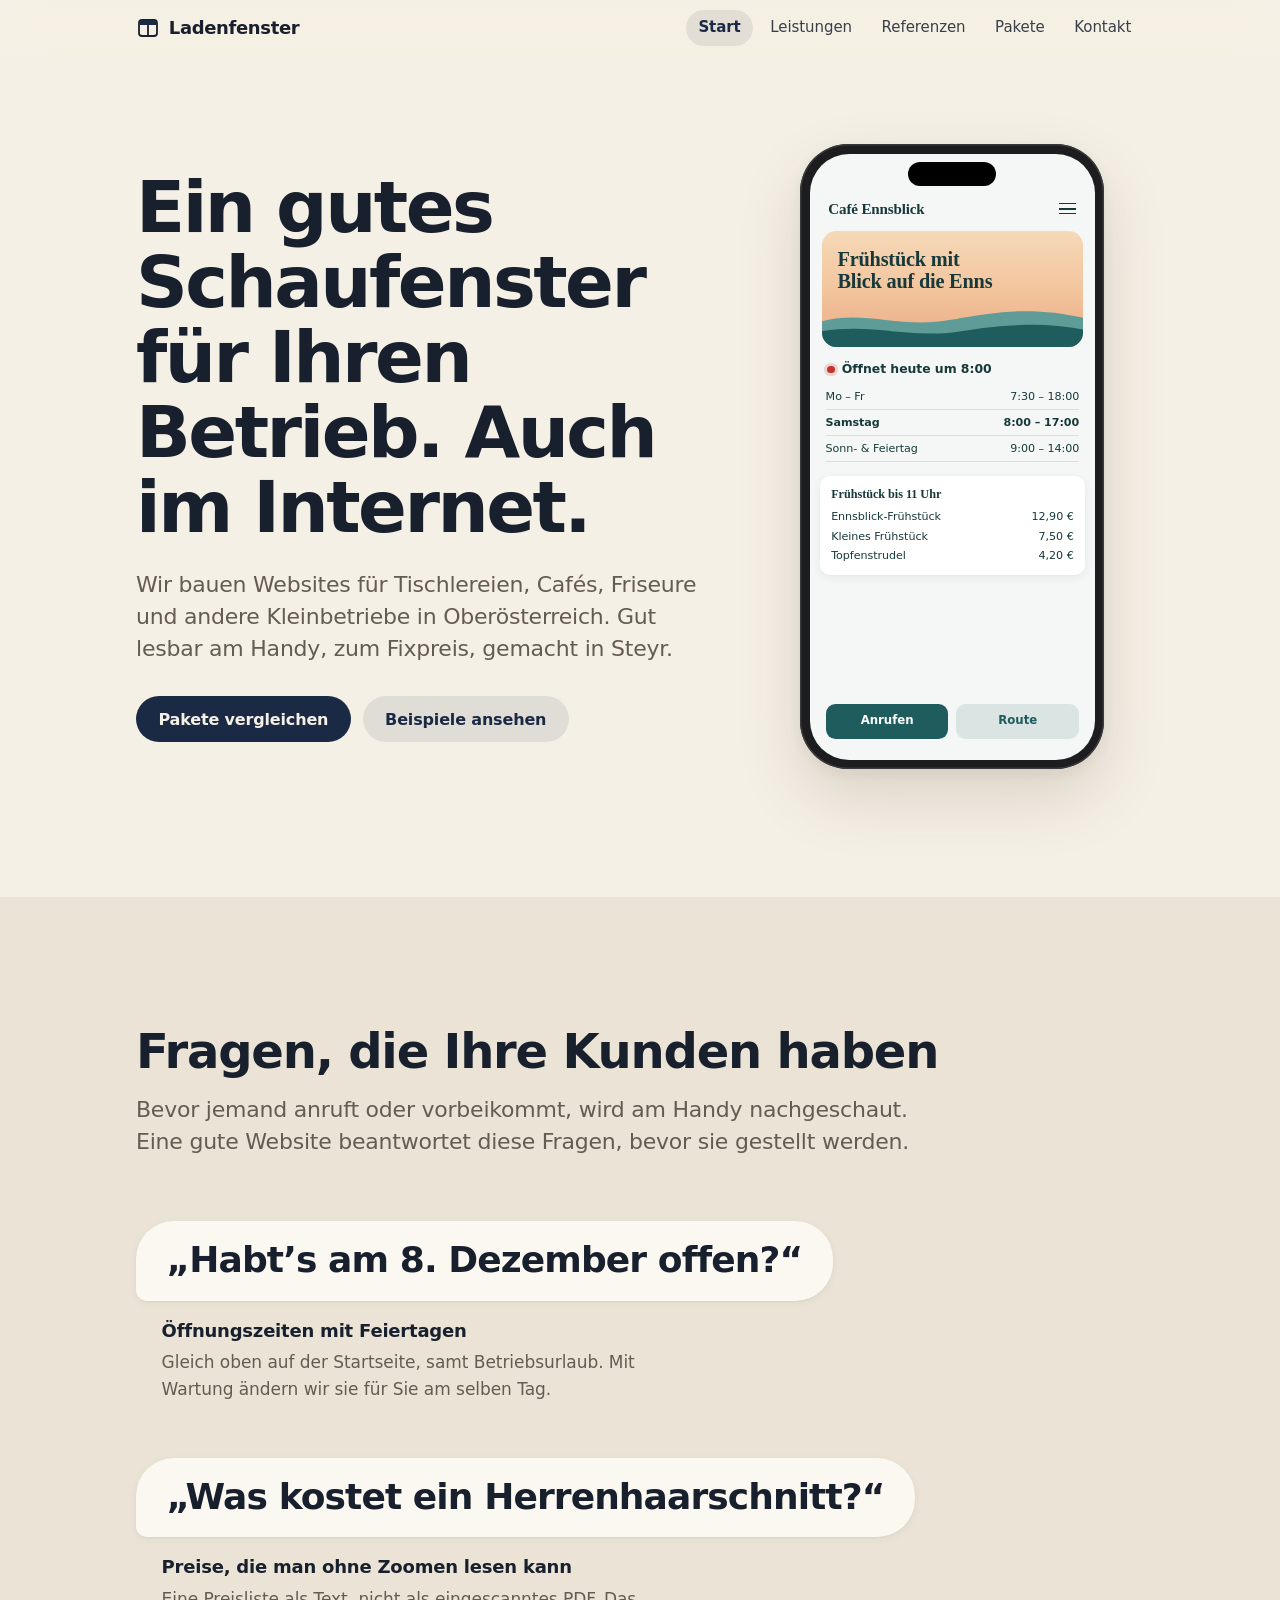
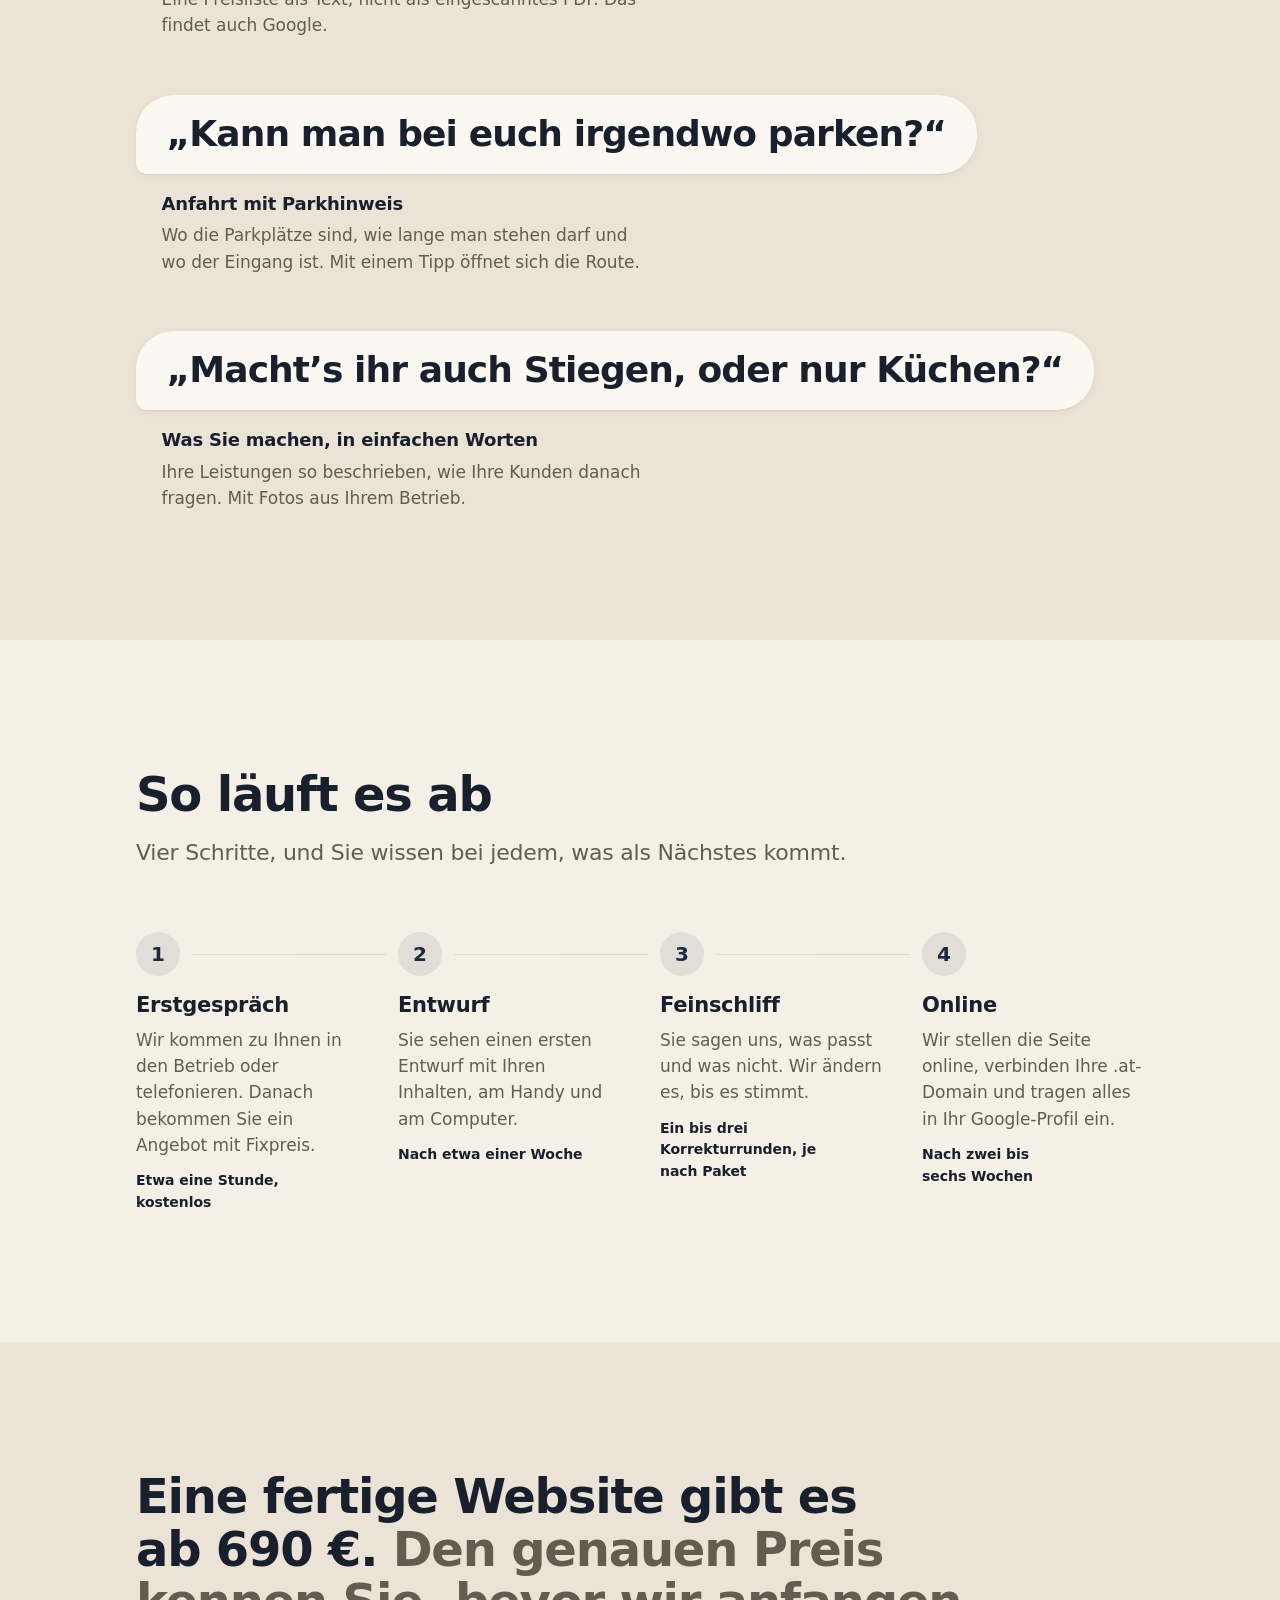
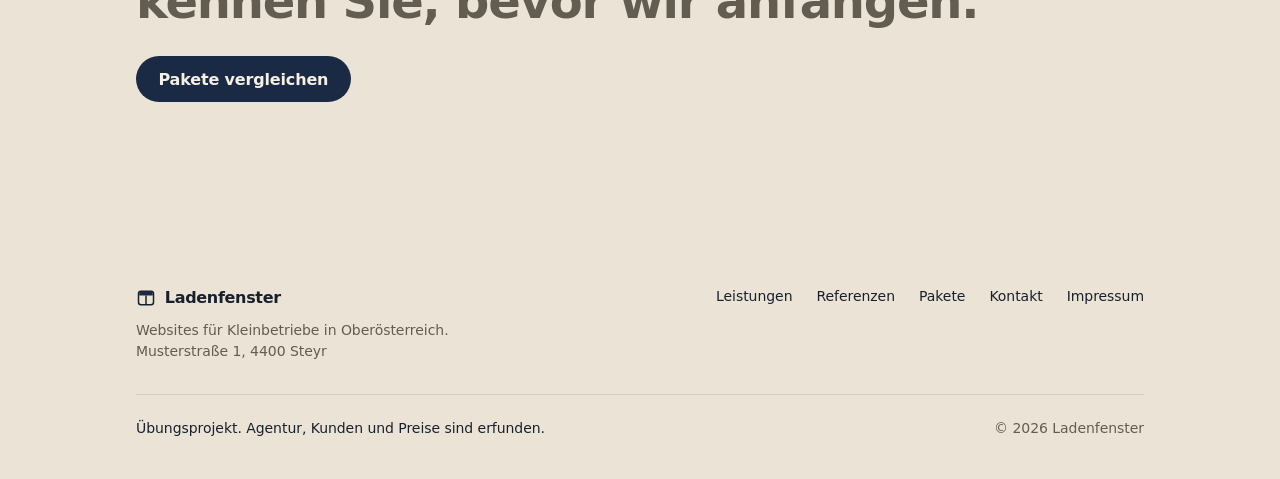
<file: index.html>
<!doctype html>
<html lang="de-AT">
<head>
  <meta charset="utf-8">
  <meta name="viewport" content="width=device-width, initial-scale=1, viewport-fit=cover">
  <title>Ladenfenster – Websites für Kleinbetriebe in Oberösterreich</title>
  <meta name="description" content="Ladenfenster aus Steyr baut Websites für Tischlereien, Cafés, Friseure und andere Kleinbetriebe in Oberösterreich. Zum Fixpreis ab 690 €.">
  <meta name="theme-color" content="#f5f0e6" media="(prefers-color-scheme: light)">
  <meta name="theme-color" content="#000000" media="(prefers-color-scheme: dark)">
  <link rel="icon" href="data:image/svg+xml,%3Csvg xmlns='http://www.w3.org/2000/svg' viewBox='0 0 24 24'%3E%3Crect x='3' y='4' width='18' height='16' rx='3' fill='%23fbf8f2' stroke='%2318202e' stroke-width='1.8'/%3E%3Cpath d='M3.9 9V7a3 3 0 0 1 3-3h10.2a3 3 0 0 1 3 3v2z' fill='%231b2a44'/%3E%3Cpath d='M12 9v11' stroke='%2318202e' stroke-width='1.8'/%3E%3C/svg%3E">
  <link rel="stylesheet" href="css/style.css">
  <script>document.documentElement.classList.add("js");</script>
  <script src="js/main.js" defer></script>
</head>
<body>
  <a class="skip-link" href="#inhalt">Zum Inhalt springen</a>

  <header class="site-header">
    <nav class="nav container" aria-label="Hauptnavigation">
      <a class="brand" href="index.html">
        <svg class="brand-mark" viewBox="0 0 24 24" aria-hidden="true">
          <rect x="3" y="4" width="18" height="16" rx="3" fill="none" stroke="currentColor" stroke-width="1.8"/>
          <path d="M3.9 9V7a3 3 0 0 1 3-3h10.2a3 3 0 0 1 3 3v2z" fill="var(--accent)"/>
          <path d="M12 9v11" stroke="currentColor" stroke-width="1.8"/>
        </svg>
        <span>Ladenfenster</span>
      </a>
      <button class="nav-toggle" type="button" aria-expanded="false" aria-controls="nav-menu">
        <span class="nav-toggle-bars" aria-hidden="true"></span>
        <span class="sr-only">Menü öffnen</span>
      </button>
      <ul class="nav-links" id="nav-menu">
        <li><a href="index.html" aria-current="page">Start</a></li>
        <li><a href="leistungen.html">Leistungen</a></li>
        <li><a href="referenzen.html">Referenzen</a></li>
        <li><a href="pakete.html">Pakete</a></li>
        <li><a href="kontakt.html">Kontakt</a></li>
      </ul>
    </nav>
  </header>

  <main id="inhalt">
    <section class="hero" aria-labelledby="hero-title">
      <div class="container hero-grid">
        <div class="hero-copy">
          <h1 class="display" id="hero-title">Ein gutes Schaufenster für Ihren Betrieb. Auch im Internet.</h1>
          <p class="lead">Wir bauen Websites für Tischlereien, Cafés, Friseure und andere Kleinbetriebe in Oberösterreich. Gut lesbar am Handy, zum Fixpreis, gemacht in Steyr.</p>
          <div class="actions">
            <a class="btn btn-primary" href="pakete.html">Pakete vergleichen</a>
            <a class="btn btn-secondary" href="referenzen.html">Beispiele ansehen</a>
          </div>
        </div>

        <div class="hero-visual">
          <div class="phone" role="img" aria-label="Beispiel: die Website von Café Ennsblick am Handy, mit Öffnungszeiten und Buttons zum Anrufen und für die Route">
            <div class="phone-screen">
              <div class="ps" aria-hidden="true">
                <div class="ps-bar">
                  <span class="ps-logo">Café Ennsblick</span>
                  <span class="ps-burger"></span>
                </div>
                <div class="ps-hero">
                  <h3>Frühstück mit Blick auf die Enns</h3>
                  <svg viewBox="0 0 300 60" preserveAspectRatio="none">
                    <path d="M0 28 C 50 14, 90 38, 150 26 S 250 12, 300 24 V60 H0z" fill="#5f9c97"/>
                    <path d="M0 40 C 60 30, 100 50, 160 40 S 260 30, 300 38 V60 H0z" fill="#1f5c5e"/>
                  </svg>
                </div>
                <p class="ps-status" data-open-status>
                  <span class="ps-dot"></span>
                  <span data-open-text>Heute geöffnet bis 18:00</span>
                </p>
                <ul class="ps-hours">
                  <li data-days="1 2 3 4 5"><span>Mo – Fr</span><span>7:30 – 18:00</span></li>
                  <li data-days="6"><span>Samstag</span><span>8:00 – 17:00</span></li>
                  <li data-days="0"><span>Sonn- &amp; Feiertag</span><span>9:00 – 14:00</span></li>
                </ul>
                <div class="ps-menu">
                  <b>Frühstück bis 11 Uhr</b>
                  <p><span>Ennsblick-Frühstück</span><span>12,90 €</span></p>
                  <p><span>Kleines Frühstück</span><span>7,50 €</span></p>
                  <p><span>Topfenstrudel</span><span>4,20 €</span></p>
                </div>
                <div class="ps-actions">
                  <span class="ps-btn">Anrufen</span>
                  <span class="ps-btn alt">Route</span>
                </div>
              </div>
            </div>
          </div>
        </div>
      </div>
    </section>

    <section class="section section-alt" aria-labelledby="fragen-title">
      <div class="container">
        <div class="section-head">
          <h2 class="h2" id="fragen-title">Fragen, die Ihre Kunden haben</h2>
          <p class="lead">Bevor jemand anruft oder vorbeikommt, wird am Handy nachgeschaut. Eine gute Website beantwortet diese Fragen, bevor sie gestellt werden.</p>
        </div>

        <ul class="qa-list">
          <li class="qa">
            <p class="bubble">„Habt’s am 8. Dezember offen?“</p>
            <div class="qa-answer">
              <strong>Öffnungszeiten mit Feiertagen</strong>
              <p>Gleich oben auf der Startseite, samt Betriebsurlaub. Mit Wartung ändern wir sie für Sie am selben Tag.</p>
            </div>
          </li>
          <li class="qa">
            <p class="bubble">„Was kostet ein Herrenhaarschnitt?“</p>
            <div class="qa-answer">
              <strong>Preise, die man ohne Zoomen lesen kann</strong>
              <p>Eine Preisliste als Text, nicht als eingescanntes PDF. Das findet auch Google.</p>
            </div>
          </li>
          <li class="qa">
            <p class="bubble">„Kann man bei euch irgendwo parken?“</p>
            <div class="qa-answer">
              <strong>Anfahrt mit Parkhinweis</strong>
              <p>Wo die Parkplätze sind, wie lange man stehen darf und wo der Eingang ist. Mit einem Tipp öffnet sich die Route.</p>
            </div>
          </li>
          <li class="qa">
            <p class="bubble">„Macht’s ihr auch Stiegen, oder nur Küchen?“</p>
            <div class="qa-answer">
              <strong>Was Sie machen, in einfachen Worten</strong>
              <p>Ihre Leistungen so beschrieben, wie Ihre Kunden danach fragen. Mit Fotos aus Ihrem Betrieb.</p>
            </div>
          </li>
        </ul>
      </div>
    </section>

    <section class="section" aria-labelledby="ablauf-title">
      <div class="container">
        <div class="section-head">
          <h2 class="h2" id="ablauf-title">So läuft es ab</h2>
          <p class="lead">Vier Schritte, und Sie wissen bei jedem, was als Nächstes kommt.</p>
        </div>

        <ol class="steps">
          <li class="step">
            <h3 class="h3">Erstgespräch</h3>
            <p>Wir kommen zu Ihnen in den Betrieb oder telefonieren. Danach bekommen Sie ein Angebot mit Fixpreis.</p>
            <p class="step-time">Etwa eine Stunde, kostenlos</p>
          </li>
          <li class="step">
            <h3 class="h3">Entwurf</h3>
            <p>Sie sehen einen ersten Entwurf mit Ihren Inhalten, am Handy und am Computer.</p>
            <p class="step-time">Nach etwa einer Woche</p>
          </li>
          <li class="step">
            <h3 class="h3">Feinschliff</h3>
            <p>Sie sagen uns, was passt und was nicht. Wir ändern es, bis es stimmt.</p>
            <p class="step-time">Ein bis drei Korrekturrunden, je nach Paket</p>
          </li>
          <li class="step">
            <h3 class="h3">Online</h3>
            <p>Wir stellen die Seite online, verbinden Ihre .at-Domain und tragen alles in Ihr Google-Profil ein.</p>
            <p class="step-time">Nach zwei bis sechs Wochen</p>
          </li>
        </ol>
      </div>
    </section>

    <section class="section section-alt" aria-labelledby="preis-title">
      <div class="container price-note">
        <h2 class="h2" id="preis-title">Eine fertige Website gibt es ab 690 €. <span>Den genauen Preis kennen Sie, bevor wir anfangen.</span></h2>
        <a class="btn btn-primary" href="pakete.html">Pakete vergleichen</a>
      </div>
    </section>
  </main>

  <footer class="site-footer">
    <div class="container footer-grid">
      <div class="footer-brand">
        <a class="brand" href="index.html">
          <svg class="brand-mark" viewBox="0 0 24 24" aria-hidden="true">
            <rect x="3" y="4" width="18" height="16" rx="3" fill="none" stroke="currentColor" stroke-width="1.8"/>
            <path d="M3.9 9V7a3 3 0 0 1 3-3h10.2a3 3 0 0 1 3 3v2z" fill="var(--accent)"/>
            <path d="M12 9v11" stroke="currentColor" stroke-width="1.8"/>
          </svg>
          <span>Ladenfenster</span>
        </a>
        <p>Websites für Kleinbetriebe in Oberösterreich.<br>Musterstraße 1, 4400 Steyr</p>
      </div>
      <nav aria-label="Fußzeile">
        <ul class="footer-links">
          <li><a href="leistungen.html">Leistungen</a></li>
          <li><a href="referenzen.html">Referenzen</a></li>
          <li><a href="pakete.html">Pakete</a></li>
          <li><a href="kontakt.html">Kontakt</a></li>
          <li><a href="impressum.html">Impressum</a></li>
        </ul>
      </nav>
      <div class="footer-bottom">
        <p class="footer-note">Übungsprojekt. Agentur, Kunden und Preise sind erfunden.</p>
        <p>© <span data-year>2026</span> Ladenfenster</p>
      </div>
    </div>
  </footer>
</body>
</html>
</file>
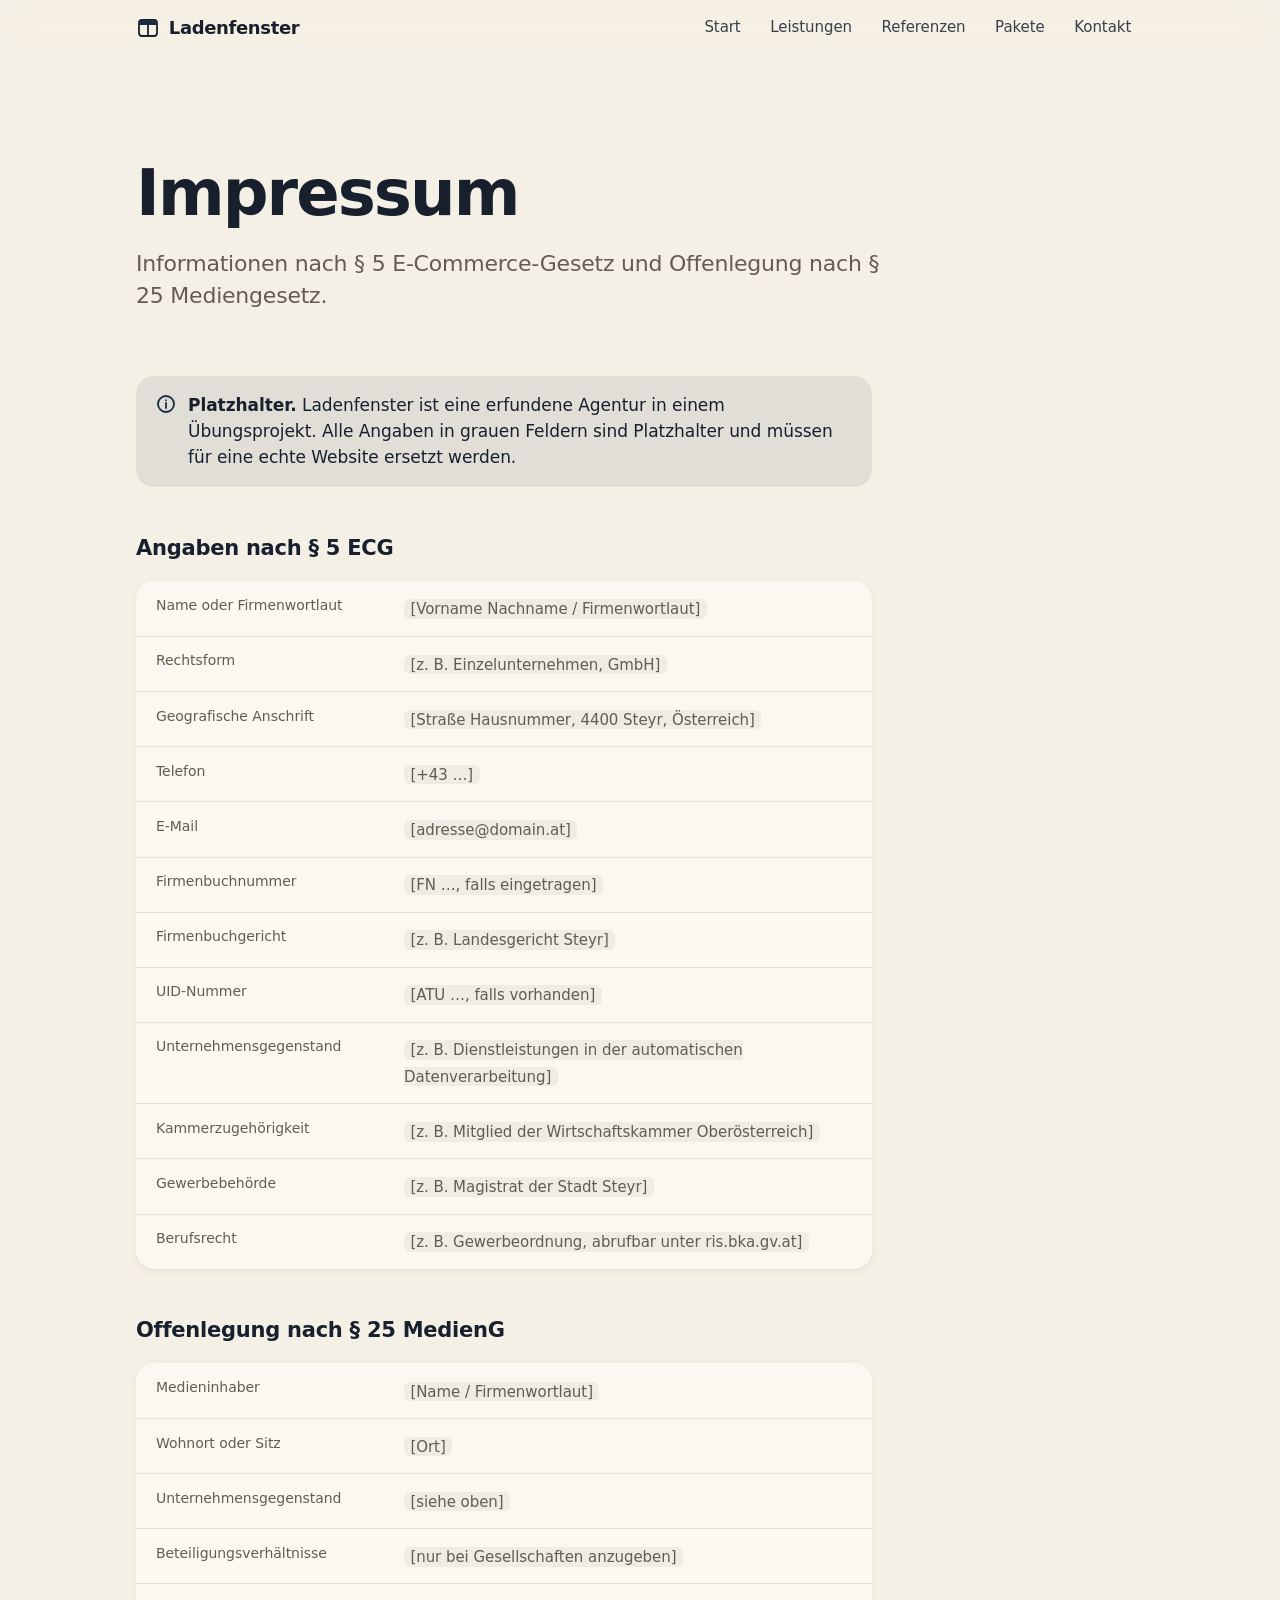
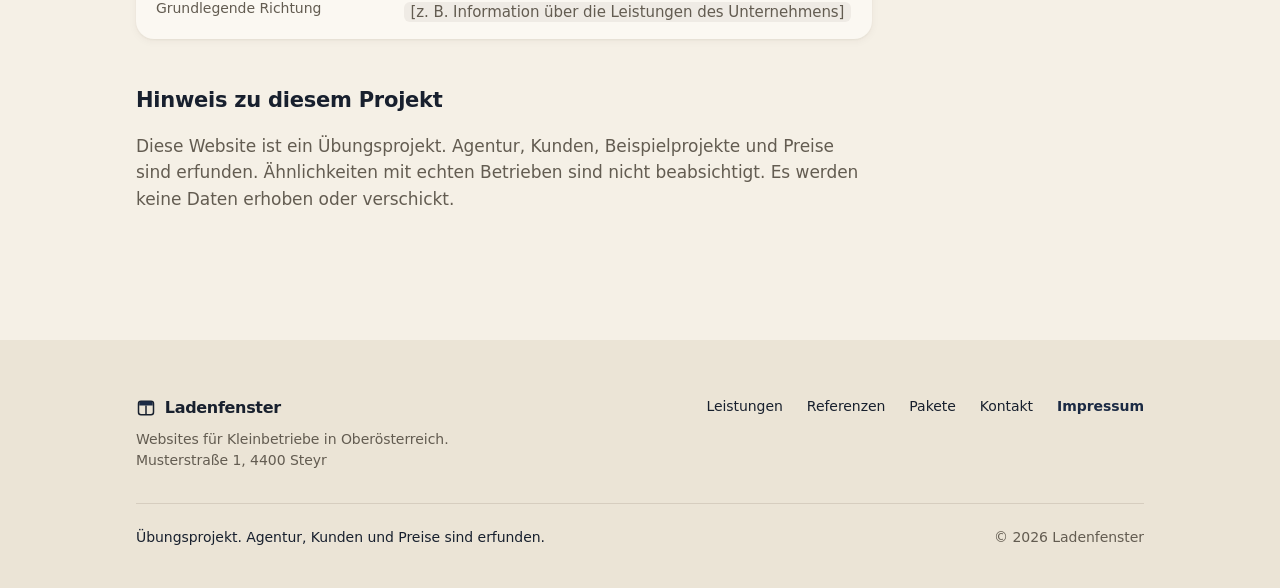
<file: impressum.html>
<!doctype html>
<html lang="de-AT">
<head>
  <meta charset="utf-8">
  <meta name="viewport" content="width=device-width, initial-scale=1, viewport-fit=cover">
  <title>Impressum – Ladenfenster</title>
  <meta name="description" content="Impressum und Offenlegung von Ladenfenster. Platzhalter in einem Übungsprojekt.">
  <meta name="robots" content="noindex">
  <meta name="theme-color" content="#f5f0e6" media="(prefers-color-scheme: light)">
  <meta name="theme-color" content="#000000" media="(prefers-color-scheme: dark)">
  <link rel="icon" href="data:image/svg+xml,%3Csvg xmlns='http://www.w3.org/2000/svg' viewBox='0 0 24 24'%3E%3Crect x='3' y='4' width='18' height='16' rx='3' fill='%23fbf8f2' stroke='%2318202e' stroke-width='1.8'/%3E%3Cpath d='M3.9 9V7a3 3 0 0 1 3-3h10.2a3 3 0 0 1 3 3v2z' fill='%231b2a44'/%3E%3Cpath d='M12 9v11' stroke='%2318202e' stroke-width='1.8'/%3E%3C/svg%3E">
  <link rel="stylesheet" href="css/style.css">
  <script>document.documentElement.classList.add("js");</script>
  <script src="js/main.js" defer></script>
</head>
<body>
  <a class="skip-link" href="#inhalt">Zum Inhalt springen</a>

  <header class="site-header">
    <nav class="nav container" aria-label="Hauptnavigation">
      <a class="brand" href="index.html">
        <svg class="brand-mark" viewBox="0 0 24 24" aria-hidden="true">
          <rect x="3" y="4" width="18" height="16" rx="3" fill="none" stroke="currentColor" stroke-width="1.8"/>
          <path d="M3.9 9V7a3 3 0 0 1 3-3h10.2a3 3 0 0 1 3 3v2z" fill="var(--accent)"/>
          <path d="M12 9v11" stroke="currentColor" stroke-width="1.8"/>
        </svg>
        <span>Ladenfenster</span>
      </a>
      <button class="nav-toggle" type="button" aria-expanded="false" aria-controls="nav-menu">
        <span class="nav-toggle-bars" aria-hidden="true"></span>
        <span class="sr-only">Menü öffnen</span>
      </button>
      <ul class="nav-links" id="nav-menu">
        <li><a href="index.html">Start</a></li>
        <li><a href="leistungen.html">Leistungen</a></li>
        <li><a href="referenzen.html">Referenzen</a></li>
        <li><a href="pakete.html">Pakete</a></li>
        <li><a href="kontakt.html">Kontakt</a></li>
      </ul>
    </nav>
  </header>

  <main id="inhalt">
    <div class="container page-head">
      <h1 class="h1">Impressum</h1>
      <p class="lead">Informationen nach § 5 E-Commerce-Gesetz und Offenlegung nach § 25 Mediengesetz.</p>
    </div>

    <section class="section section-flush">
      <div class="container legal">
        <div class="legal-banner" role="note">
          <svg viewBox="0 0 20 20" fill="none" stroke="currentColor" stroke-width="1.8" stroke-linecap="round" aria-hidden="true"><circle cx="10" cy="10" r="8"/><path d="M10 9v5M10 6.2v.1"/></svg>
          <p><strong>Platzhalter.</strong> Ladenfenster ist eine erfundene Agentur in einem Übungsprojekt. Alle Angaben in grauen Feldern sind Platzhalter und müssen für eine echte Website ersetzt werden.</p>
        </div>

        <section aria-labelledby="ecg-title">
          <h2 class="h3" id="ecg-title">Angaben nach § 5 ECG</h2>
          <dl class="legal-list">
            <div class="legal-row"><dt>Name oder Firmenwortlaut</dt><dd><em class="ph">[Vorname Nachname / Firmenwortlaut]</em></dd></div>
            <div class="legal-row"><dt>Rechtsform</dt><dd><em class="ph">[z. B. Einzelunternehmen, GmbH]</em></dd></div>
            <div class="legal-row"><dt>Geografische Anschrift</dt><dd><em class="ph">[Straße Hausnummer, 4400 Steyr, Österreich]</em></dd></div>
            <div class="legal-row"><dt>Telefon</dt><dd><em class="ph">[+43 …]</em></dd></div>
            <div class="legal-row"><dt>E-Mail</dt><dd><em class="ph">[adresse@domain.at]</em></dd></div>
            <div class="legal-row"><dt>Firmenbuchnummer</dt><dd><em class="ph">[FN …, falls eingetragen]</em></dd></div>
            <div class="legal-row"><dt>Firmenbuchgericht</dt><dd><em class="ph">[z. B. Landesgericht Steyr]</em></dd></div>
            <div class="legal-row"><dt>UID-Nummer</dt><dd><em class="ph">[ATU …, falls vorhanden]</em></dd></div>
            <div class="legal-row"><dt>Unternehmensgegenstand</dt><dd><em class="ph">[z. B. Dienstleistungen in der automatischen Datenverarbeitung]</em></dd></div>
            <div class="legal-row"><dt>Kammerzugehörigkeit</dt><dd><em class="ph">[z. B. Mitglied der Wirtschaftskammer Oberösterreich]</em></dd></div>
            <div class="legal-row"><dt>Gewerbebehörde</dt><dd><em class="ph">[z. B. Magistrat der Stadt Steyr]</em></dd></div>
            <div class="legal-row"><dt>Berufsrecht</dt><dd><em class="ph">[z. B. Gewerbeordnung, abrufbar unter ris.bka.gv.at]</em></dd></div>
          </dl>
        </section>

        <section aria-labelledby="medieng-title">
          <h2 class="h3" id="medieng-title">Offenlegung nach § 25 MedienG</h2>
          <dl class="legal-list">
            <div class="legal-row"><dt>Medieninhaber</dt><dd><em class="ph">[Name / Firmenwortlaut]</em></dd></div>
            <div class="legal-row"><dt>Wohnort oder Sitz</dt><dd><em class="ph">[Ort]</em></dd></div>
            <div class="legal-row"><dt>Unternehmensgegenstand</dt><dd><em class="ph">[siehe oben]</em></dd></div>
            <div class="legal-row"><dt>Beteiligungsverhältnisse</dt><dd><em class="ph">[nur bei Gesellschaften anzugeben]</em></dd></div>
            <div class="legal-row"><dt>Grundlegende Richtung</dt><dd><em class="ph">[z. B. Information über die Leistungen des Unternehmens]</em></dd></div>
          </dl>
        </section>

        <section aria-labelledby="hinweis-title">
          <h2 class="h3" id="hinweis-title">Hinweis zu diesem Projekt</h2>
          <p class="muted">Diese Website ist ein Übungsprojekt. Agentur, Kunden, Beispielprojekte und Preise sind erfunden. Ähnlichkeiten mit echten Betrieben sind nicht beabsichtigt. Es werden keine Daten erhoben oder verschickt.</p>
        </section>
      </div>
    </section>
  </main>

  <footer class="site-footer">
    <div class="container footer-grid">
      <div class="footer-brand">
        <a class="brand" href="index.html">
          <svg class="brand-mark" viewBox="0 0 24 24" aria-hidden="true">
            <rect x="3" y="4" width="18" height="16" rx="3" fill="none" stroke="currentColor" stroke-width="1.8"/>
            <path d="M3.9 9V7a3 3 0 0 1 3-3h10.2a3 3 0 0 1 3 3v2z" fill="var(--accent)"/>
            <path d="M12 9v11" stroke="currentColor" stroke-width="1.8"/>
          </svg>
          <span>Ladenfenster</span>
        </a>
        <p>Websites für Kleinbetriebe in Oberösterreich.<br>Musterstraße 1, 4400 Steyr</p>
      </div>
      <nav aria-label="Fußzeile">
        <ul class="footer-links">
          <li><a href="leistungen.html">Leistungen</a></li>
          <li><a href="referenzen.html">Referenzen</a></li>
          <li><a href="pakete.html">Pakete</a></li>
          <li><a href="kontakt.html">Kontakt</a></li>
          <li><a href="impressum.html" aria-current="page">Impressum</a></li>
        </ul>
      </nav>
      <div class="footer-bottom">
        <p class="footer-note">Übungsprojekt. Agentur, Kunden und Preise sind erfunden.</p>
        <p>© <span data-year>2026</span> Ladenfenster</p>
      </div>
    </div>
  </footer>
</body>
</html>
</file>
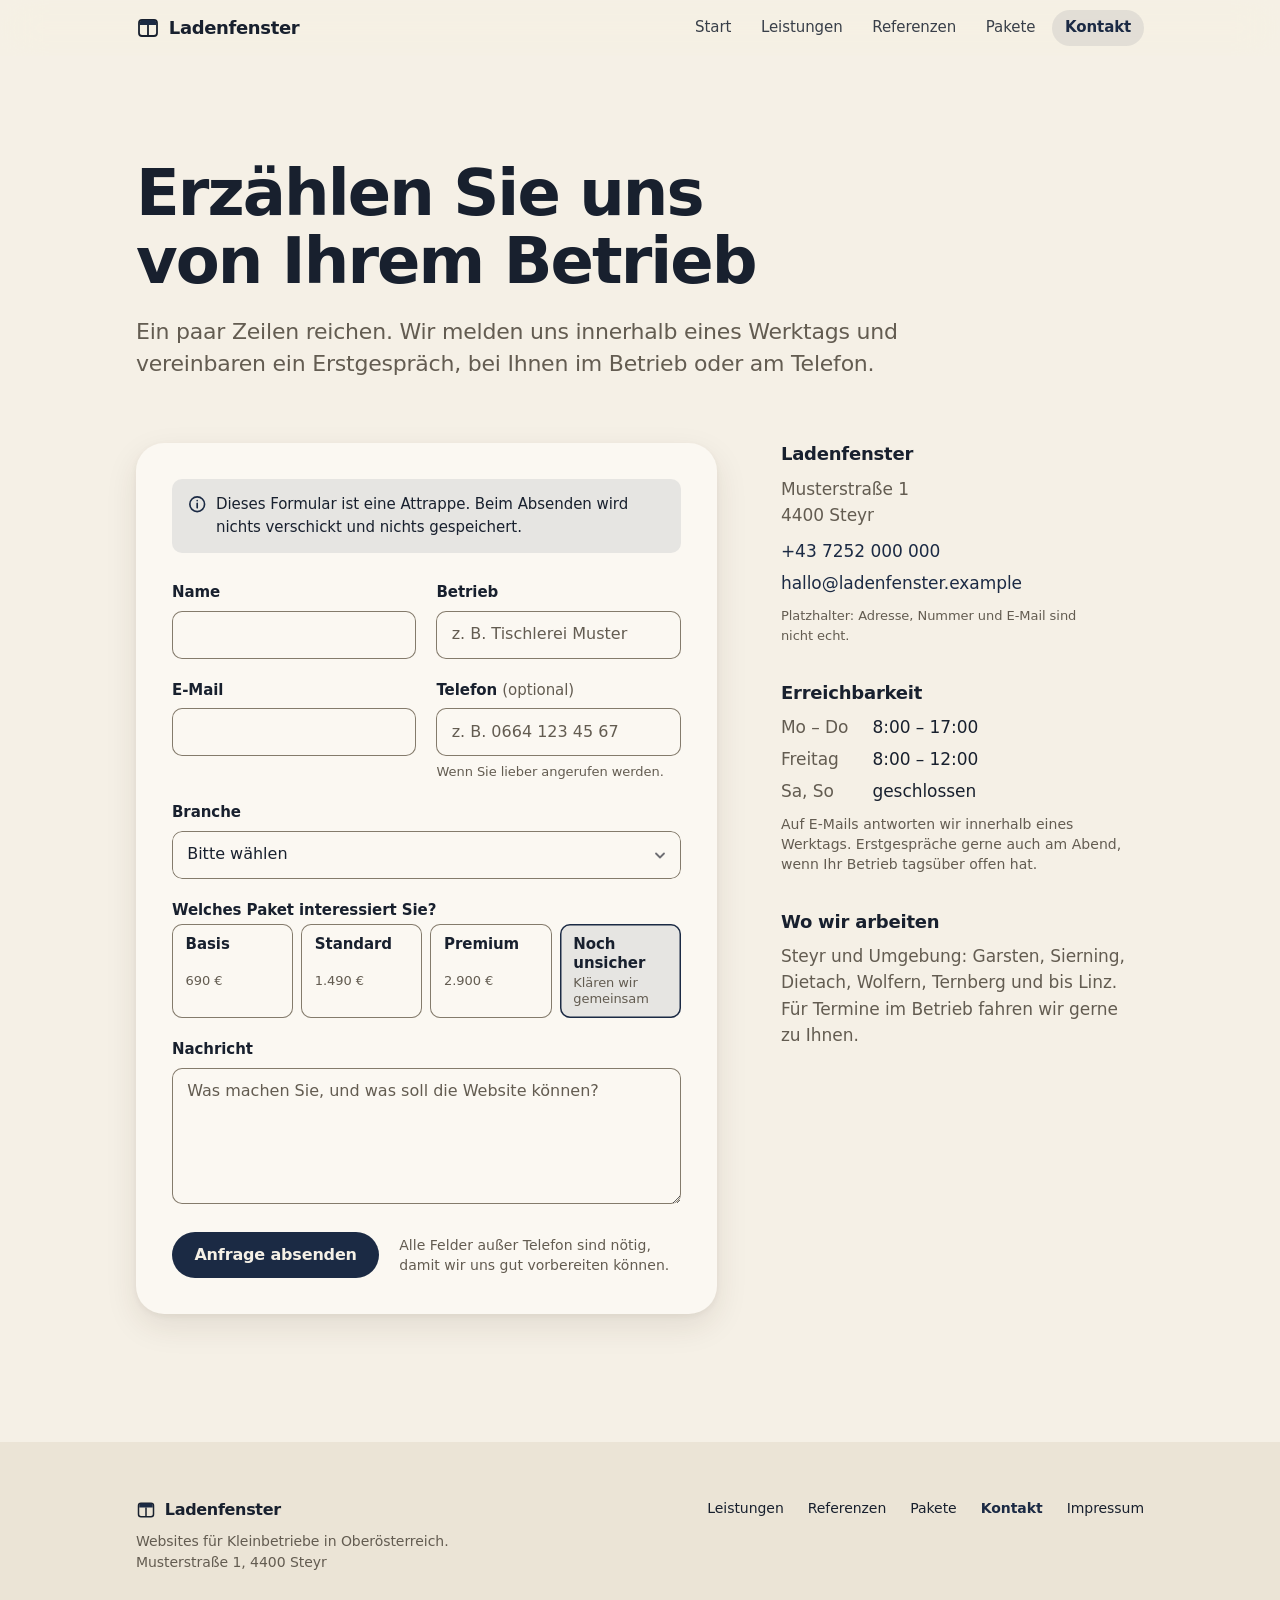
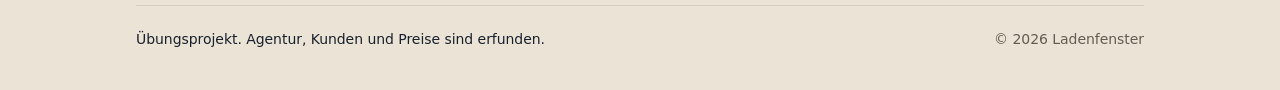
<file: kontakt.html>
<!doctype html>
<html lang="de-AT">
<head>
  <meta charset="utf-8">
  <meta name="viewport" content="width=device-width, initial-scale=1, viewport-fit=cover">
  <title>Kontakt – Ladenfenster</title>
  <meta name="description" content="Erstgespräch anfragen: Schreiben Sie uns, was Ihr Betrieb braucht. Wir melden uns innerhalb eines Werktags.">
  <meta name="theme-color" content="#f5f0e6" media="(prefers-color-scheme: light)">
  <meta name="theme-color" content="#000000" media="(prefers-color-scheme: dark)">
  <link rel="icon" href="data:image/svg+xml,%3Csvg xmlns='http://www.w3.org/2000/svg' viewBox='0 0 24 24'%3E%3Crect x='3' y='4' width='18' height='16' rx='3' fill='%23fbf8f2' stroke='%2318202e' stroke-width='1.8'/%3E%3Cpath d='M3.9 9V7a3 3 0 0 1 3-3h10.2a3 3 0 0 1 3 3v2z' fill='%231b2a44'/%3E%3Cpath d='M12 9v11' stroke='%2318202e' stroke-width='1.8'/%3E%3C/svg%3E">
  <link rel="stylesheet" href="css/style.css">
  <script>document.documentElement.classList.add("js");</script>
  <script src="js/main.js" defer></script>
</head>
<body>
  <a class="skip-link" href="#inhalt">Zum Inhalt springen</a>

  <header class="site-header">
    <nav class="nav container" aria-label="Hauptnavigation">
      <a class="brand" href="index.html">
        <svg class="brand-mark" viewBox="0 0 24 24" aria-hidden="true">
          <rect x="3" y="4" width="18" height="16" rx="3" fill="none" stroke="currentColor" stroke-width="1.8"/>
          <path d="M3.9 9V7a3 3 0 0 1 3-3h10.2a3 3 0 0 1 3 3v2z" fill="var(--accent)"/>
          <path d="M12 9v11" stroke="currentColor" stroke-width="1.8"/>
        </svg>
        <span>Ladenfenster</span>
      </a>
      <button class="nav-toggle" type="button" aria-expanded="false" aria-controls="nav-menu">
        <span class="nav-toggle-bars" aria-hidden="true"></span>
        <span class="sr-only">Menü öffnen</span>
      </button>
      <ul class="nav-links" id="nav-menu">
        <li><a href="index.html">Start</a></li>
        <li><a href="leistungen.html">Leistungen</a></li>
        <li><a href="referenzen.html">Referenzen</a></li>
        <li><a href="pakete.html">Pakete</a></li>
        <li><a href="kontakt.html" aria-current="page">Kontakt</a></li>
      </ul>
    </nav>
  </header>

  <main id="inhalt">
    <div class="container page-head">
      <h1 class="h1">Erzählen Sie uns von Ihrem Betrieb</h1>
      <p class="lead">Ein paar Zeilen reichen. Wir melden uns innerhalb eines Werktags und vereinbaren ein Erstgespräch, bei Ihnen im Betrieb oder am Telefon.</p>
    </div>

    <section class="section section-flush" aria-label="Kontakt">
      <div class="container contact-grid">
        <div class="form-card">
          <form id="contact-form" novalidate>
            <p class="form-note">
              <svg viewBox="0 0 20 20" fill="none" stroke="currentColor" stroke-width="1.8" stroke-linecap="round" aria-hidden="true"><circle cx="10" cy="10" r="8"/><path d="M10 9v5M10 6.2v.1"/></svg>
              <span>Dieses Formular ist eine Attrappe. Beim Absenden wird nichts verschickt und nichts gespeichert.</span>
            </p>

            <div class="form-grid">
              <div class="field">
                <label for="f-name">Name</label>
                <input class="input" id="f-name" name="name" type="text" autocomplete="name" required aria-describedby="f-name-error">
                <p class="field-error" id="f-name-error" aria-live="polite"></p>
              </div>

              <div class="field">
                <label for="f-betrieb">Betrieb</label>
                <input class="input" id="f-betrieb" name="betrieb" type="text" autocomplete="organization" required placeholder="z. B. Tischlerei Muster" aria-describedby="f-betrieb-error">
                <p class="field-error" id="f-betrieb-error" aria-live="polite"></p>
              </div>

              <div class="field">
                <label for="f-email">E-Mail</label>
                <input class="input" id="f-email" name="email" type="email" autocomplete="email" inputmode="email" required aria-describedby="f-email-error">
                <p class="field-error" id="f-email-error" aria-live="polite"></p>
              </div>

              <div class="field">
                <label for="f-telefon">Telefon <span class="optional">(optional)</span></label>
                <input class="input" id="f-telefon" name="telefon" type="tel" autocomplete="tel" inputmode="tel" placeholder="z. B. 0664 123 45 67" aria-describedby="f-telefon-hint f-telefon-error">
                <p class="field-hint" id="f-telefon-hint">Wenn Sie lieber angerufen werden.</p>
                <p class="field-error" id="f-telefon-error" aria-live="polite"></p>
              </div>

              <div class="field field-wide">
                <label for="f-branche">Branche</label>
                <select class="input" id="f-branche" name="branche" required aria-describedby="f-branche-error">
                  <option value="">Bitte wählen</option>
                  <option>Tischlerei oder anderes Handwerk</option>
                  <option>Café, Gasthaus oder Bäckerei</option>
                  <option>Friseur oder Kosmetik</option>
                  <option>Geschäft oder Handel</option>
                  <option>Gesundheit, z. B. Physiotherapie</option>
                  <option>Etwas anderes</option>
                </select>
                <p class="field-error" id="f-branche-error" aria-live="polite"></p>
              </div>

              <fieldset class="field field-wide">
                <legend>Welches Paket interessiert Sie?</legend>
                <div class="choices">
                  <label class="choice"><input type="radio" name="paket" value="basis"><span>Basis<small>690 €</small></span></label>
                  <label class="choice"><input type="radio" name="paket" value="standard"><span>Standard<small>1.490 €</small></span></label>
                  <label class="choice"><input type="radio" name="paket" value="premium"><span>Premium<small>2.900 €</small></span></label>
                  <label class="choice"><input type="radio" name="paket" value="unsicher" checked><span>Noch unsicher<small>Klären wir gemeinsam</small></span></label>
                </div>
              </fieldset>

              <div class="field field-wide">
                <label for="f-nachricht">Nachricht</label>
                <textarea class="input" id="f-nachricht" name="nachricht" required placeholder="Was machen Sie, und was soll die Website können?" aria-describedby="f-nachricht-error"></textarea>
                <p class="field-error" id="f-nachricht-error" aria-live="polite"></p>
              </div>
            </div>

            <div class="form-actions">
              <button class="btn btn-primary" type="submit">Anfrage absenden</button>
              <p class="small">Alle Felder außer Telefon sind nötig, damit wir uns gut vorbereiten können.</p>
            </div>
          </form>

          <div class="confirm" id="confirm" hidden>
            <span class="confirm-icon" aria-hidden="true">
              <svg viewBox="0 0 24 24" fill="none" stroke="currentColor" stroke-width="2.4" stroke-linecap="round" stroke-linejoin="round"><path d="M5 12.5l4.5 4.5L19 7.5"/></svg>
            </span>
            <h2 class="h2" tabindex="-1">Danke, <span data-confirm-name></span>.</h2>
            <p class="notice"><strong>Es wurde nichts verschickt.</strong> Dieses Formular ist eine Attrappe in einem Übungsprojekt. Ihre Angaben wurden weder gesendet noch gespeichert.</p>
            <p>In einer echten Version würden Sie jetzt eine Bestätigung per E-Mail bekommen, und wir würden uns innerhalb eines Werktags melden.</p>
            <button class="btn btn-quiet" type="button" data-reset>Formular neu ausfüllen</button>
          </div>
        </div>

        <aside class="contact-aside" aria-label="Kontaktdaten">
          <div class="contact-block">
            <h2 class="h3">Ladenfenster</h2>
            <address>
              Musterstraße 1<br>
              4400 Steyr
            </address>
            <ul class="contact-lines">
              <li><a href="tel:+437252000000">+43 7252 000 000</a></li>
              <li><a href="mailto:hallo@ladenfenster.example">hallo@ladenfenster.example</a></li>
            </ul>
            <p class="placeholder-tag">Platzhalter: Adresse, Nummer und E-Mail sind nicht echt.</p>
          </div>

          <div class="contact-block">
            <h2 class="h3">Erreichbarkeit</h2>
            <dl class="hours">
              <dt>Mo – Do</dt><dd>8:00 – 17:00</dd>
              <dt>Freitag</dt><dd>8:00 – 12:00</dd>
              <dt>Sa, So</dt><dd>geschlossen</dd>
            </dl>
            <p class="muted small">Auf E-Mails antworten wir innerhalb eines Werktags. Erstgespräche gerne auch am Abend, wenn Ihr Betrieb tagsüber offen hat.</p>
          </div>

          <div class="contact-block">
            <h2 class="h3">Wo wir arbeiten</h2>
            <p class="muted">Steyr und Umgebung: Garsten, Sierning, Dietach, Wolfern, Ternberg und bis Linz. Für Termine im Betrieb fahren wir gerne zu Ihnen.</p>
          </div>
        </aside>
      </div>
    </section>
  </main>

  <footer class="site-footer">
    <div class="container footer-grid">
      <div class="footer-brand">
        <a class="brand" href="index.html">
          <svg class="brand-mark" viewBox="0 0 24 24" aria-hidden="true">
            <rect x="3" y="4" width="18" height="16" rx="3" fill="none" stroke="currentColor" stroke-width="1.8"/>
            <path d="M3.9 9V7a3 3 0 0 1 3-3h10.2a3 3 0 0 1 3 3v2z" fill="var(--accent)"/>
            <path d="M12 9v11" stroke="currentColor" stroke-width="1.8"/>
          </svg>
          <span>Ladenfenster</span>
        </a>
        <p>Websites für Kleinbetriebe in Oberösterreich.<br>Musterstraße 1, 4400 Steyr</p>
      </div>
      <nav aria-label="Fußzeile">
        <ul class="footer-links">
          <li><a href="leistungen.html">Leistungen</a></li>
          <li><a href="referenzen.html">Referenzen</a></li>
          <li><a href="pakete.html">Pakete</a></li>
          <li><a href="kontakt.html" aria-current="page">Kontakt</a></li>
          <li><a href="impressum.html">Impressum</a></li>
        </ul>
      </nav>
      <div class="footer-bottom">
        <p class="footer-note">Übungsprojekt. Agentur, Kunden und Preise sind erfunden.</p>
        <p>© <span data-year>2026</span> Ladenfenster</p>
      </div>
    </div>
  </footer>
</body>
</html>
</file>
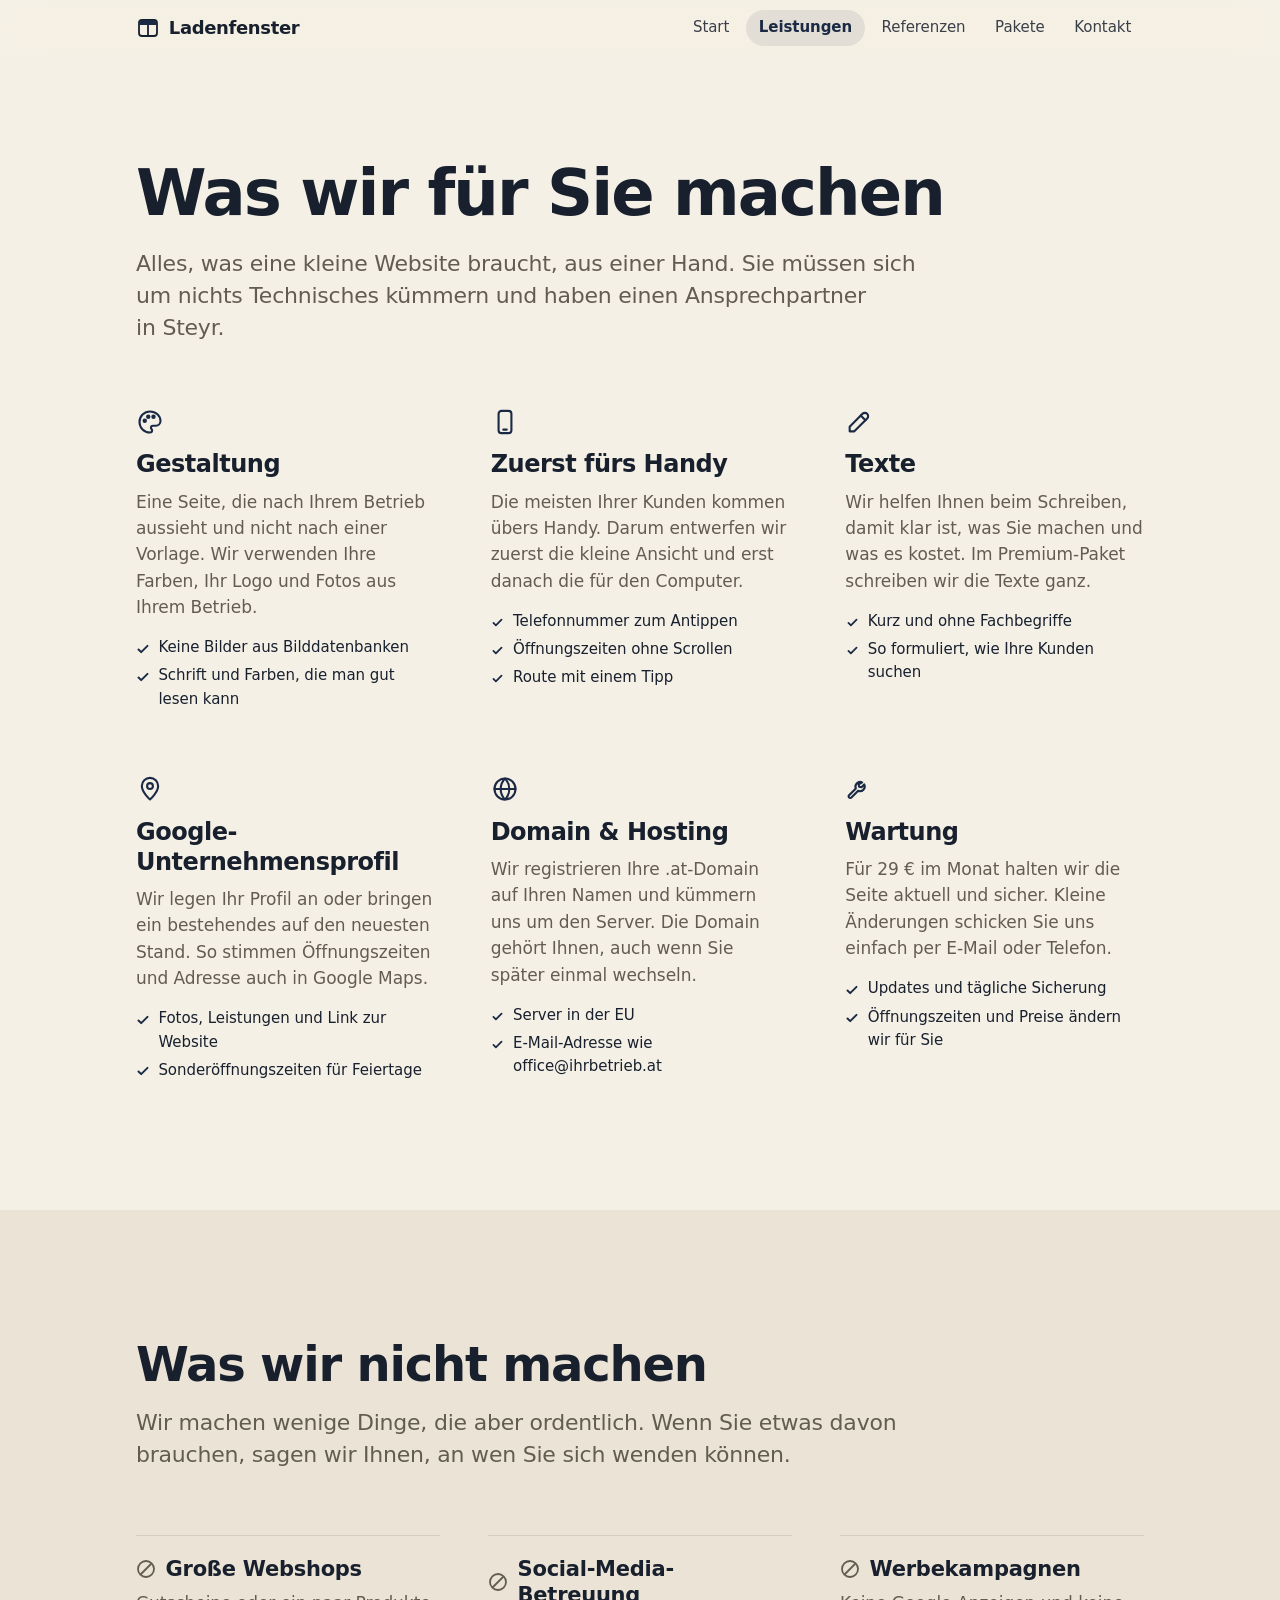
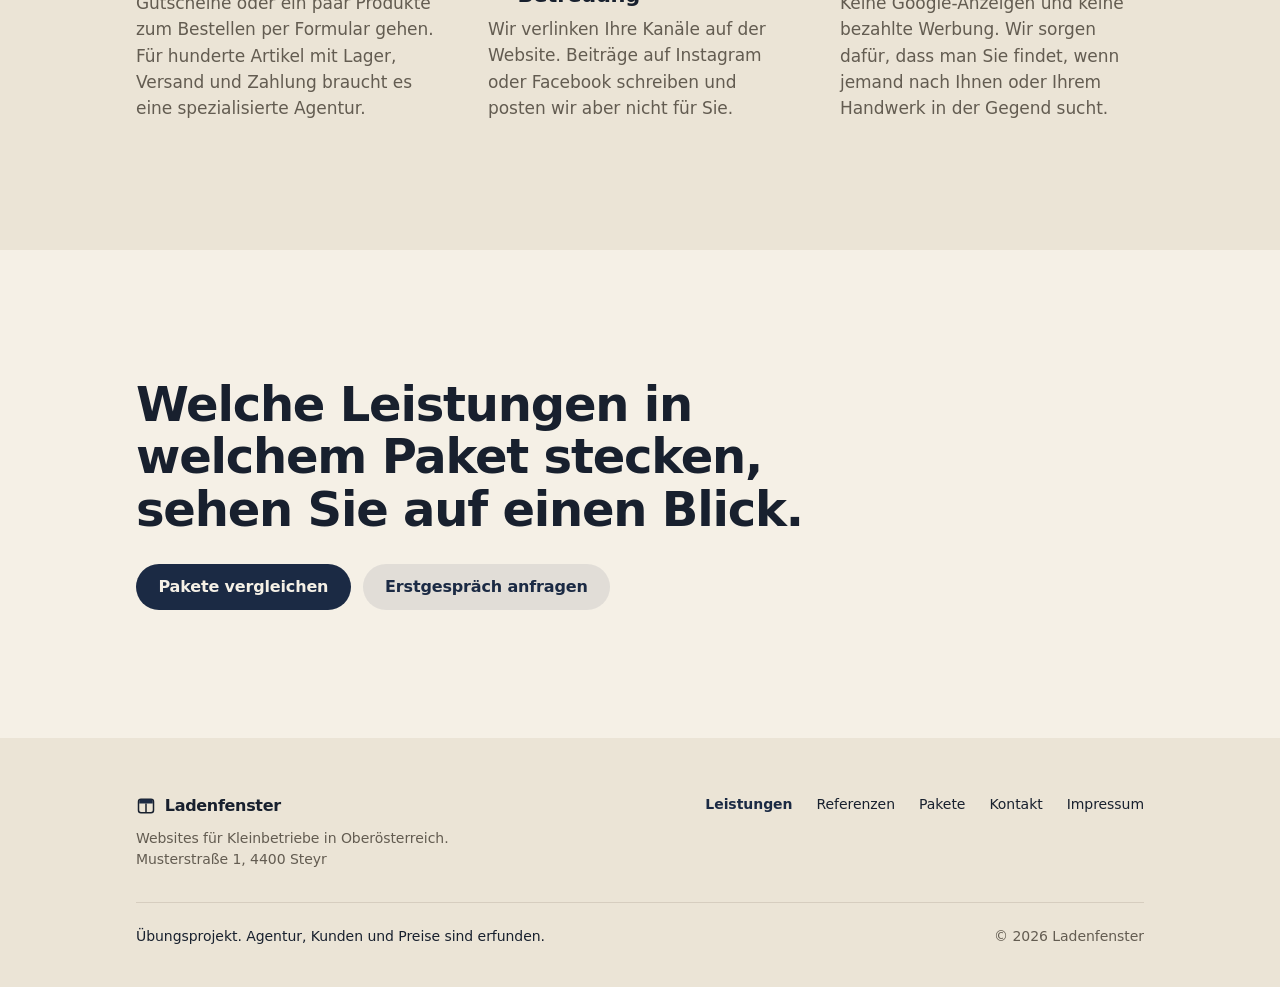
<file: leistungen.html>
<!doctype html>
<html lang="de-AT">
<head>
  <meta charset="utf-8">
  <meta name="viewport" content="width=device-width, initial-scale=1, viewport-fit=cover">
  <title>Leistungen – Ladenfenster</title>
  <meta name="description" content="Gestaltung, Handy-Ansicht, Texte, Google-Unternehmensprofil, .at-Domain, Hosting und Wartung. Und was wir bewusst nicht machen.">
  <meta name="theme-color" content="#f5f0e6" media="(prefers-color-scheme: light)">
  <meta name="theme-color" content="#000000" media="(prefers-color-scheme: dark)">
  <link rel="icon" href="data:image/svg+xml,%3Csvg xmlns='http://www.w3.org/2000/svg' viewBox='0 0 24 24'%3E%3Crect x='3' y='4' width='18' height='16' rx='3' fill='%23fbf8f2' stroke='%2318202e' stroke-width='1.8'/%3E%3Cpath d='M3.9 9V7a3 3 0 0 1 3-3h10.2a3 3 0 0 1 3 3v2z' fill='%231b2a44'/%3E%3Cpath d='M12 9v11' stroke='%2318202e' stroke-width='1.8'/%3E%3C/svg%3E">
  <link rel="stylesheet" href="css/style.css">
  <script>document.documentElement.classList.add("js");</script>
  <script src="js/main.js" defer></script>
</head>
<body>
  <a class="skip-link" href="#inhalt">Zum Inhalt springen</a>

  <header class="site-header">
    <nav class="nav container" aria-label="Hauptnavigation">
      <a class="brand" href="index.html">
        <svg class="brand-mark" viewBox="0 0 24 24" aria-hidden="true">
          <rect x="3" y="4" width="18" height="16" rx="3" fill="none" stroke="currentColor" stroke-width="1.8"/>
          <path d="M3.9 9V7a3 3 0 0 1 3-3h10.2a3 3 0 0 1 3 3v2z" fill="var(--accent)"/>
          <path d="M12 9v11" stroke="currentColor" stroke-width="1.8"/>
        </svg>
        <span>Ladenfenster</span>
      </a>
      <button class="nav-toggle" type="button" aria-expanded="false" aria-controls="nav-menu">
        <span class="nav-toggle-bars" aria-hidden="true"></span>
        <span class="sr-only">Menü öffnen</span>
      </button>
      <ul class="nav-links" id="nav-menu">
        <li><a href="index.html">Start</a></li>
        <li><a href="leistungen.html" aria-current="page">Leistungen</a></li>
        <li><a href="referenzen.html">Referenzen</a></li>
        <li><a href="pakete.html">Pakete</a></li>
        <li><a href="kontakt.html">Kontakt</a></li>
      </ul>
    </nav>
  </header>

  <main id="inhalt">
    <div class="container page-head">
      <h1 class="h1">Was wir für Sie machen</h1>
      <p class="lead">Alles, was eine kleine Website braucht, aus einer Hand. Sie müssen sich um nichts Technisches kümmern und haben einen Ansprechpartner in Steyr.</p>
    </div>

    <section class="section section-flush" aria-label="Unsere Leistungen">
      <div class="container">
        <ul class="services">
          <li class="service">
            <svg class="service-icon" viewBox="0 0 24 24" fill="none" stroke="currentColor" stroke-width="1.8" stroke-linecap="round" stroke-linejoin="round" aria-hidden="true"><path d="M12 3a9 9 0 1 0 0 18c1.1 0 1.8-.8 1.8-1.7 0-.5-.2-.9-.5-1.2-.3-.3-.5-.7-.5-1.2 0-1 .8-1.7 1.8-1.7H17a4 4 0 0 0 4-4C21 6.6 17 3 12 3z"/><circle cx="7.5" cy="11" r="1"/><circle cx="10.5" cy="7.5" r="1"/><circle cx="15" cy="7.5" r="1"/></svg>
            <h2 class="h3">Gestaltung</h2>
            <p>Eine Seite, die nach Ihrem Betrieb aussieht und nicht nach einer Vorlage. Wir verwenden Ihre Farben, Ihr Logo und Fotos aus Ihrem Betrieb.</p>
            <ul>
              <li>Keine Bilder aus Bilddatenbanken</li>
              <li>Schrift und Farben, die man gut lesen kann</li>
            </ul>
          </li>
          <li class="service">
            <svg class="service-icon" viewBox="0 0 24 24" fill="none" stroke="currentColor" stroke-width="1.8" stroke-linecap="round" stroke-linejoin="round" aria-hidden="true"><rect x="6.5" y="2.5" width="11" height="19" rx="2.5"/><path d="M10.5 18.5h3"/></svg>
            <h2 class="h3">Zuerst fürs Handy</h2>
            <p>Die meisten Ihrer Kunden kommen übers Handy. Darum entwerfen wir zuerst die kleine Ansicht und erst danach die für den Computer.</p>
            <ul>
              <li>Telefonnummer zum Antippen</li>
              <li>Öffnungszeiten ohne Scrollen</li>
              <li>Route mit einem Tipp</li>
            </ul>
          </li>
          <li class="service">
            <svg class="service-icon" viewBox="0 0 24 24" fill="none" stroke="currentColor" stroke-width="1.8" stroke-linecap="round" stroke-linejoin="round" aria-hidden="true"><path d="M4 20h4L19 9a2.8 2.8 0 0 0-4-4L4 16z"/><path d="M13.5 6.5l4 4"/></svg>
            <h2 class="h3">Texte</h2>
            <p>Wir helfen Ihnen beim Schreiben, damit klar ist, was Sie machen und was es kostet. Im Premium-Paket schreiben wir die Texte ganz.</p>
            <ul>
              <li>Kurz und ohne Fachbegriffe</li>
              <li>So formuliert, wie Ihre Kunden suchen</li>
            </ul>
          </li>
          <li class="service">
            <svg class="service-icon" viewBox="0 0 24 24" fill="none" stroke="currentColor" stroke-width="1.8" stroke-linecap="round" stroke-linejoin="round" aria-hidden="true"><path d="M12 21s-7-6.2-7-11.5a7 7 0 0 1 14 0C19 14.8 12 21 12 21z"/><circle cx="12" cy="9.5" r="2.5"/></svg>
            <h2 class="h3">Google-Unternehmens&shy;profil</h2>
            <p>Wir legen Ihr Profil an oder bringen ein bestehendes auf den neuesten Stand. So stimmen Öffnungszeiten und Adresse auch in Google Maps.</p>
            <ul>
              <li>Fotos, Leistungen und Link zur Website</li>
              <li>Sonderöffnungszeiten für Feiertage</li>
            </ul>
          </li>
          <li class="service">
            <svg class="service-icon" viewBox="0 0 24 24" fill="none" stroke="currentColor" stroke-width="1.8" stroke-linecap="round" stroke-linejoin="round" aria-hidden="true"><circle cx="12" cy="12" r="9"/><path d="M3 12h18M12 3c2.5 2.6 3.7 5.6 3.7 9s-1.2 6.4-3.7 9c-2.5-2.6-3.7-5.6-3.7-9S9.5 5.6 12 3z"/></svg>
            <h2 class="h3">Domain &amp; Hosting</h2>
            <p>Wir registrieren Ihre .at-Domain auf Ihren Namen und kümmern uns um den Server. Die Domain gehört Ihnen, auch wenn Sie später einmal wechseln.</p>
            <ul>
              <li>Server in der EU</li>
              <li>E-Mail-Adresse wie office@ihrbetrieb.at</li>
            </ul>
          </li>
          <li class="service">
            <svg class="service-icon" viewBox="0 0 24 24" fill="none" stroke="currentColor" stroke-width="1.8" stroke-linecap="round" stroke-linejoin="round" aria-hidden="true"><path d="M14.7 6.3a4 4 0 0 0-5.4 5.2L3.5 17.3a1.4 1.4 0 0 0 2 2l5.8-5.8a4 4 0 0 0 5.2-5.4l-2.4 2.4-2-.4-.4-2z"/></svg>
            <h2 class="h3">Wartung</h2>
            <p>Für 29 € im Monat halten wir die Seite aktuell und sicher. Kleine Änderungen schicken Sie uns einfach per E-Mail oder Telefon.</p>
            <ul>
              <li>Updates und tägliche Sicherung</li>
              <li>Öffnungszeiten und Preise ändern wir für Sie</li>
            </ul>
          </li>
        </ul>
      </div>
    </section>

    <section class="section section-alt" aria-labelledby="nicht-title">
      <div class="container">
        <div class="section-head">
          <h2 class="h2" id="nicht-title">Was wir nicht machen</h2>
          <p class="lead">Wir machen wenige Dinge, die aber ordentlich. Wenn Sie etwas davon brauchen, sagen wir Ihnen, an wen Sie sich wenden können.</p>
        </div>
        <ul class="not-list">
          <li class="not-item">
            <h3 class="h3">Große Webshops</h3>
            <p>Gutscheine oder ein paar Produkte zum Bestellen per Formular gehen. Für hunderte Artikel mit Lager, Versand und Zahlung braucht es eine spezialisierte Agentur.</p>
          </li>
          <li class="not-item">
            <h3 class="h3">Social-Media-Betreuung</h3>
            <p>Wir verlinken Ihre Kanäle auf der Website. Beiträge auf Instagram oder Facebook schreiben und posten wir aber nicht für Sie.</p>
          </li>
          <li class="not-item">
            <h3 class="h3">Werbekampagnen</h3>
            <p>Keine Google-Anzeigen und keine bezahlte Werbung. Wir sorgen dafür, dass man Sie findet, wenn jemand nach Ihnen oder Ihrem Handwerk in der Gegend sucht.</p>
          </li>
        </ul>
      </div>
    </section>

    <section class="section" aria-labelledby="weiter-title">
      <div class="container price-note">
        <h2 class="h2" id="weiter-title">Welche Leistungen in welchem Paket stecken, sehen Sie auf einen Blick.</h2>
        <div class="actions">
          <a class="btn btn-primary" href="pakete.html">Pakete vergleichen</a>
          <a class="btn btn-secondary" href="kontakt.html">Erstgespräch anfragen</a>
        </div>
      </div>
    </section>
  </main>

  <footer class="site-footer">
    <div class="container footer-grid">
      <div class="footer-brand">
        <a class="brand" href="index.html">
          <svg class="brand-mark" viewBox="0 0 24 24" aria-hidden="true">
            <rect x="3" y="4" width="18" height="16" rx="3" fill="none" stroke="currentColor" stroke-width="1.8"/>
            <path d="M3.9 9V7a3 3 0 0 1 3-3h10.2a3 3 0 0 1 3 3v2z" fill="var(--accent)"/>
            <path d="M12 9v11" stroke="currentColor" stroke-width="1.8"/>
          </svg>
          <span>Ladenfenster</span>
        </a>
        <p>Websites für Kleinbetriebe in Oberösterreich.<br>Musterstraße 1, 4400 Steyr</p>
      </div>
      <nav aria-label="Fußzeile">
        <ul class="footer-links">
          <li><a href="leistungen.html" aria-current="page">Leistungen</a></li>
          <li><a href="referenzen.html">Referenzen</a></li>
          <li><a href="pakete.html">Pakete</a></li>
          <li><a href="kontakt.html">Kontakt</a></li>
          <li><a href="impressum.html">Impressum</a></li>
        </ul>
      </nav>
      <div class="footer-bottom">
        <p class="footer-note">Übungsprojekt. Agentur, Kunden und Preise sind erfunden.</p>
        <p>© <span data-year>2026</span> Ladenfenster</p>
      </div>
    </div>
  </footer>
</body>
</html>
</file>
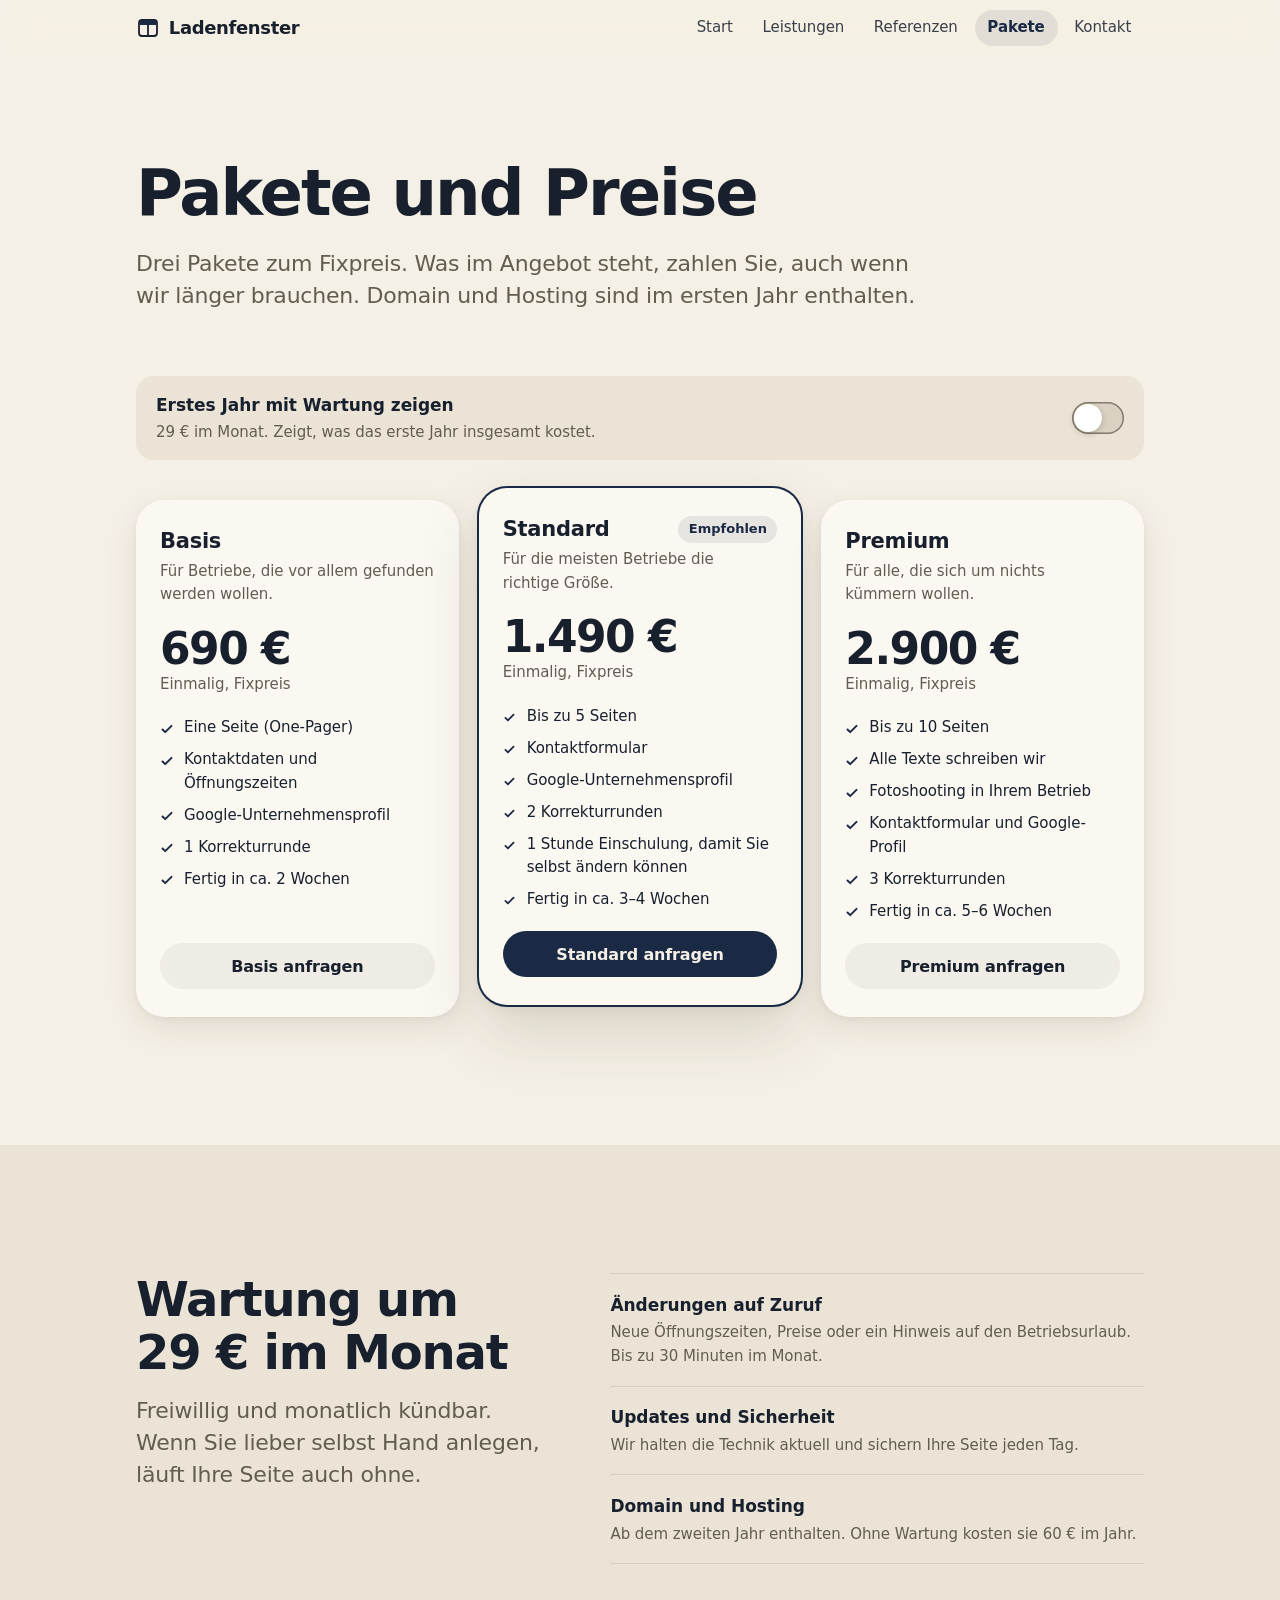
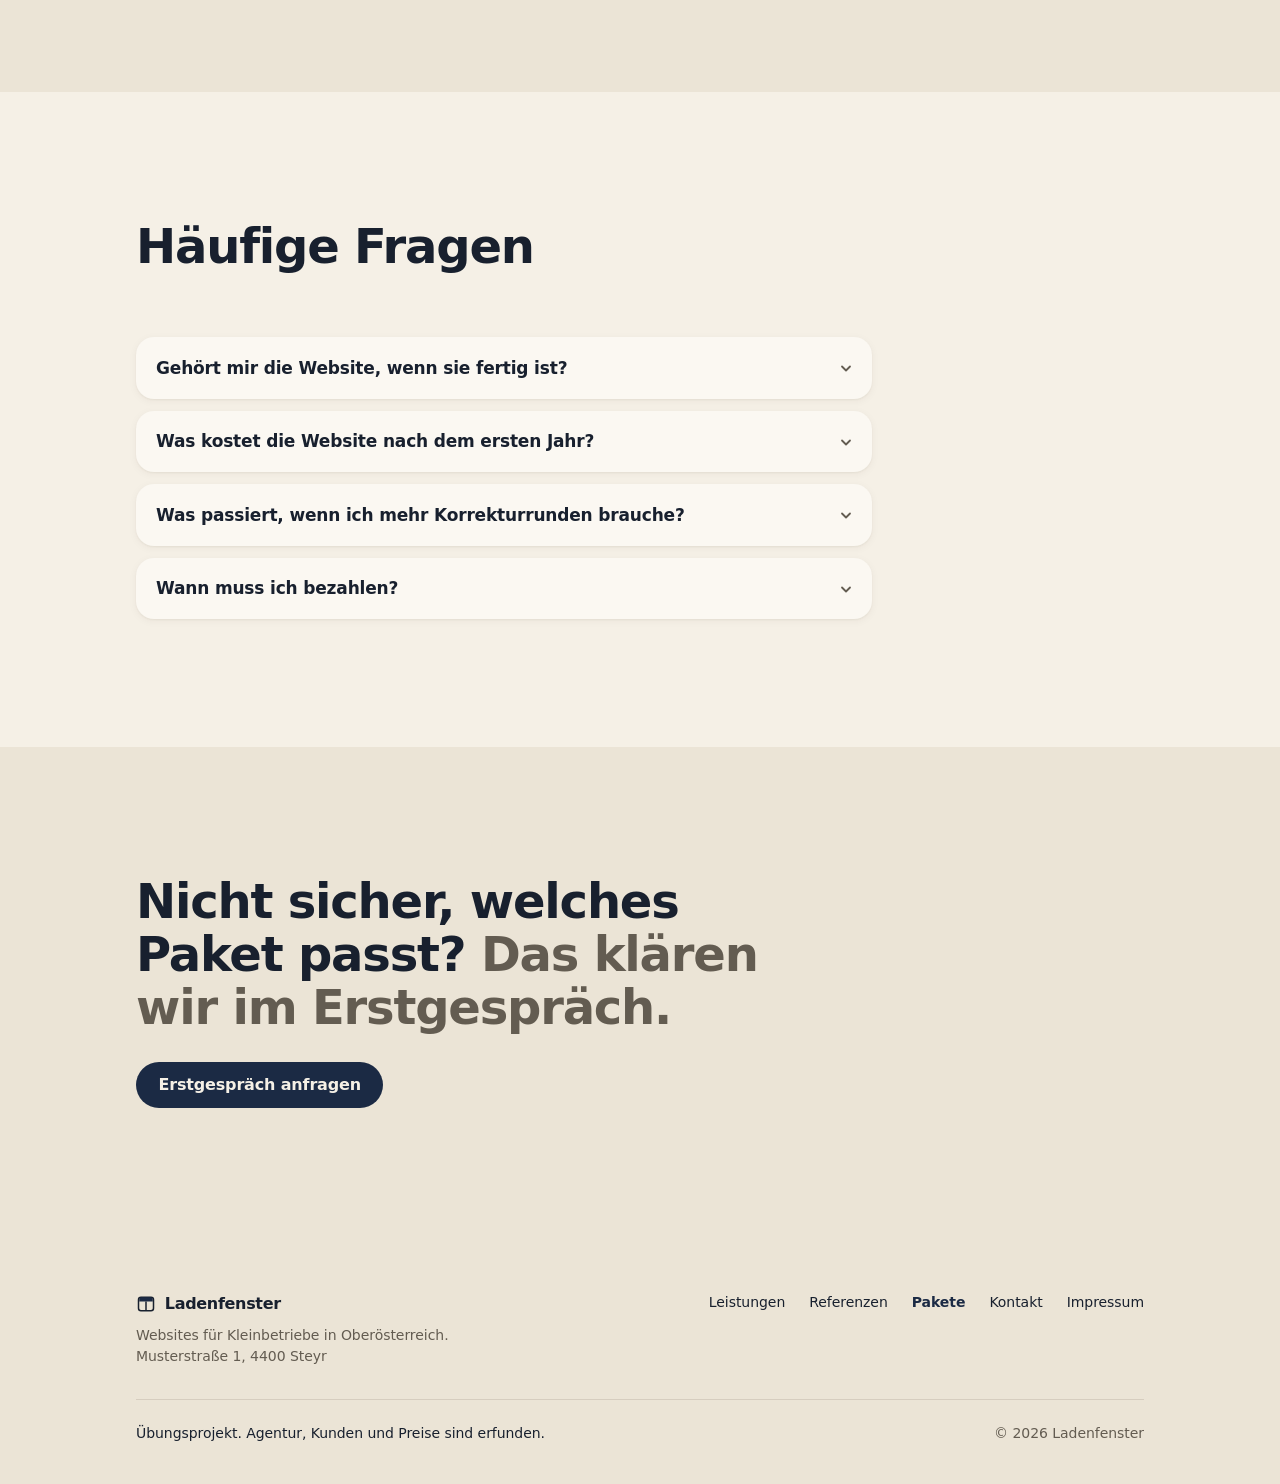
<file: pakete.html>
<!doctype html>
<html lang="de-AT">
<head>
  <meta charset="utf-8">
  <meta name="viewport" content="width=device-width, initial-scale=1, viewport-fit=cover">
  <title>Pakete und Preise – Ladenfenster</title>
  <meta name="description" content="Drei Pakete zum Fixpreis: Basis 690 €, Standard 1.490 €, Premium 2.900 €. Wartung optional um 29 € im Monat.">
  <meta name="theme-color" content="#f5f0e6" media="(prefers-color-scheme: light)">
  <meta name="theme-color" content="#000000" media="(prefers-color-scheme: dark)">
  <link rel="icon" href="data:image/svg+xml,%3Csvg xmlns='http://www.w3.org/2000/svg' viewBox='0 0 24 24'%3E%3Crect x='3' y='4' width='18' height='16' rx='3' fill='%23fbf8f2' stroke='%2318202e' stroke-width='1.8'/%3E%3Cpath d='M3.9 9V7a3 3 0 0 1 3-3h10.2a3 3 0 0 1 3 3v2z' fill='%231b2a44'/%3E%3Cpath d='M12 9v11' stroke='%2318202e' stroke-width='1.8'/%3E%3C/svg%3E">
  <link rel="stylesheet" href="css/style.css">
  <script>document.documentElement.classList.add("js");</script>
  <script src="js/main.js" defer></script>
</head>
<body>
  <a class="skip-link" href="#inhalt">Zum Inhalt springen</a>

  <header class="site-header">
    <nav class="nav container" aria-label="Hauptnavigation">
      <a class="brand" href="index.html">
        <svg class="brand-mark" viewBox="0 0 24 24" aria-hidden="true">
          <rect x="3" y="4" width="18" height="16" rx="3" fill="none" stroke="currentColor" stroke-width="1.8"/>
          <path d="M3.9 9V7a3 3 0 0 1 3-3h10.2a3 3 0 0 1 3 3v2z" fill="var(--accent)"/>
          <path d="M12 9v11" stroke="currentColor" stroke-width="1.8"/>
        </svg>
        <span>Ladenfenster</span>
      </a>
      <button class="nav-toggle" type="button" aria-expanded="false" aria-controls="nav-menu">
        <span class="nav-toggle-bars" aria-hidden="true"></span>
        <span class="sr-only">Menü öffnen</span>
      </button>
      <ul class="nav-links" id="nav-menu">
        <li><a href="index.html">Start</a></li>
        <li><a href="leistungen.html">Leistungen</a></li>
        <li><a href="referenzen.html">Referenzen</a></li>
        <li><a href="pakete.html" aria-current="page">Pakete</a></li>
        <li><a href="kontakt.html">Kontakt</a></li>
      </ul>
    </nav>
  </header>

  <main id="inhalt">
    <div class="container page-head">
      <h1 class="h1">Pakete und Preise</h1>
      <p class="lead">Drei Pakete zum Fixpreis. Was im Angebot steht, zahlen Sie, auch wenn wir länger brauchen. Domain und Hosting sind im ersten Jahr enthalten.</p>
    </div>

    <section class="section section-flush" aria-label="Pakete">
      <div class="container">
        <div class="billing">
          <div class="billing-text">
            <strong id="upkeep-label">Erstes Jahr mit Wartung zeigen</strong>
            <span>29 € im Monat. Zeigt, was das erste Jahr insgesamt kostet.</span>
          </div>
          <label class="switch">
            <input type="checkbox" role="switch" id="upkeep-switch" data-monthly="29" aria-labelledby="upkeep-label">
          </label>
          <p class="sr-only" id="upkeep-status" aria-live="polite"></p>
        </div>

        <ul class="plans">
          <li class="plan">
            <div class="plan-head">
              <div class="plan-name"><h2 class="h3">Basis</h2></div>
              <p>Für Betriebe, die vor allem gefunden werden wollen.</p>
            </div>
            <div class="plan-price" data-plan-price="690">
              <span class="plan-amount">690 €</span>
              <span class="plan-sub">Einmalig, Fixpreis</span>
            </div>
            <ul class="plan-features">
              <li>Eine Seite (One-Pager)</li>
              <li>Kontaktdaten und Öffnungszeiten</li>
              <li>Google-Unternehmensprofil</li>
              <li>1 Korrekturrunde</li>
              <li>Fertig in ca. 2 Wochen</li>
            </ul>
            <a class="btn btn-quiet btn-block" href="kontakt.html?paket=basis">Basis anfragen</a>
          </li>

          <li class="plan plan-featured">
            <div class="plan-head">
              <div class="plan-name"><h2 class="h3">Standard</h2><span class="pill pill-accent">Empfohlen</span></div>
              <p>Für die meisten Betriebe die richtige Größe.</p>
            </div>
            <div class="plan-price" data-plan-price="1490">
              <span class="plan-amount">1.490 €</span>
              <span class="plan-sub">Einmalig, Fixpreis</span>
            </div>
            <ul class="plan-features">
              <li>Bis zu 5 Seiten</li>
              <li>Kontaktformular</li>
              <li>Google-Unternehmensprofil</li>
              <li>2 Korrekturrunden</li>
              <li>1 Stunde Einschulung, damit Sie selbst ändern können</li>
              <li>Fertig in ca. 3–4 Wochen</li>
            </ul>
            <a class="btn btn-primary btn-block" href="kontakt.html?paket=standard">Standard anfragen</a>
          </li>

          <li class="plan">
            <div class="plan-head">
              <div class="plan-name"><h2 class="h3">Premium</h2></div>
              <p>Für alle, die sich um nichts kümmern wollen.</p>
            </div>
            <div class="plan-price" data-plan-price="2900">
              <span class="plan-amount">2.900 €</span>
              <span class="plan-sub">Einmalig, Fixpreis</span>
            </div>
            <ul class="plan-features">
              <li>Bis zu 10 Seiten</li>
              <li>Alle Texte schreiben wir</li>
              <li>Fotoshooting in Ihrem Betrieb</li>
              <li>Kontaktformular und Google-Profil</li>
              <li>3 Korrekturrunden</li>
              <li>Fertig in ca. 5–6 Wochen</li>
            </ul>
            <a class="btn btn-quiet btn-block" href="kontakt.html?paket=premium">Premium anfragen</a>
          </li>
        </ul>
      </div>
    </section>

    <section class="section section-alt" aria-labelledby="wartung-title">
      <div class="container upkeep">
        <div class="stack">
          <h2 class="h2" id="wartung-title">Wartung um 29 € im Monat</h2>
          <p class="lead">Freiwillig und monatlich kündbar. Wenn Sie lieber selbst Hand anlegen, läuft Ihre Seite auch ohne.</p>
        </div>
        <ul>
          <li><strong>Änderungen auf Zuruf</strong><span>Neue Öffnungszeiten, Preise oder ein Hinweis auf den Betriebsurlaub. Bis zu 30 Minuten im Monat.</span></li>
          <li><strong>Updates und Sicherheit</strong><span>Wir halten die Technik aktuell und sichern Ihre Seite jeden Tag.</span></li>
          <li><strong>Domain und Hosting</strong><span>Ab dem zweiten Jahr enthalten. Ohne Wartung kosten sie 60 € im Jahr.</span></li>
        </ul>
      </div>
    </section>

    <section class="section" aria-labelledby="faq-title">
      <div class="container">
        <div class="section-head">
          <h2 class="h2" id="faq-title">Häufige Fragen</h2>
        </div>
        <div class="faq">
          <details>
            <summary>Gehört mir die Website, wenn sie fertig ist?</summary>
            <div class="faq-body">
              <p>Ja. Die Domain läuft auf Ihren Namen, und Texte, Fotos und Gestaltung gehören Ihnen. Wenn Sie später zu jemand anderem wechseln, geben wir Ihnen alle Dateien mit.</p>
            </div>
          </details>
          <details>
            <summary>Was kostet die Website nach dem ersten Jahr?</summary>
            <div class="faq-body">
              <p>Ohne Wartung zahlen Sie nur Domain und Hosting, 60 € im Jahr. Mit Wartung zahlen Sie 29 € im Monat, Domain und Hosting sind dann schon dabei.</p>
            </div>
          </details>
          <details>
            <summary>Was passiert, wenn ich mehr Korrekturrunden brauche?</summary>
            <div class="faq-body">
              <p>Jede weitere Runde kostet 90 €. Wir sagen Ihnen vorher Bescheid, bevor etwas dazukommt. Meistens reichen die Runden im Paket.</p>
            </div>
          </details>
          <details>
            <summary>Wann muss ich bezahlen?</summary>
            <div class="faq-body">
              <p>Die Hälfte, wenn Sie das Angebot annehmen, den Rest, wenn die Seite online ist. Sie bekommen jeweils eine ordentliche Rechnung.</p>
            </div>
          </details>
        </div>
      </div>
    </section>

    <section class="section section-alt" aria-labelledby="weiter-title">
      <div class="container price-note">
        <h2 class="h2" id="weiter-title">Nicht sicher, welches Paket passt? <span>Das klären wir im Erstgespräch.</span></h2>
        <a class="btn btn-primary" href="kontakt.html">Erstgespräch anfragen</a>
      </div>
    </section>
  </main>

  <footer class="site-footer">
    <div class="container footer-grid">
      <div class="footer-brand">
        <a class="brand" href="index.html">
          <svg class="brand-mark" viewBox="0 0 24 24" aria-hidden="true">
            <rect x="3" y="4" width="18" height="16" rx="3" fill="none" stroke="currentColor" stroke-width="1.8"/>
            <path d="M3.9 9V7a3 3 0 0 1 3-3h10.2a3 3 0 0 1 3 3v2z" fill="var(--accent)"/>
            <path d="M12 9v11" stroke="currentColor" stroke-width="1.8"/>
          </svg>
          <span>Ladenfenster</span>
        </a>
        <p>Websites für Kleinbetriebe in Oberösterreich.<br>Musterstraße 1, 4400 Steyr</p>
      </div>
      <nav aria-label="Fußzeile">
        <ul class="footer-links">
          <li><a href="leistungen.html">Leistungen</a></li>
          <li><a href="referenzen.html">Referenzen</a></li>
          <li><a href="pakete.html" aria-current="page">Pakete</a></li>
          <li><a href="kontakt.html">Kontakt</a></li>
          <li><a href="impressum.html">Impressum</a></li>
        </ul>
      </nav>
      <div class="footer-bottom">
        <p class="footer-note">Übungsprojekt. Agentur, Kunden und Preise sind erfunden.</p>
        <p>© <span data-year>2026</span> Ladenfenster</p>
      </div>
    </div>
  </footer>
</body>
</html>
</file>
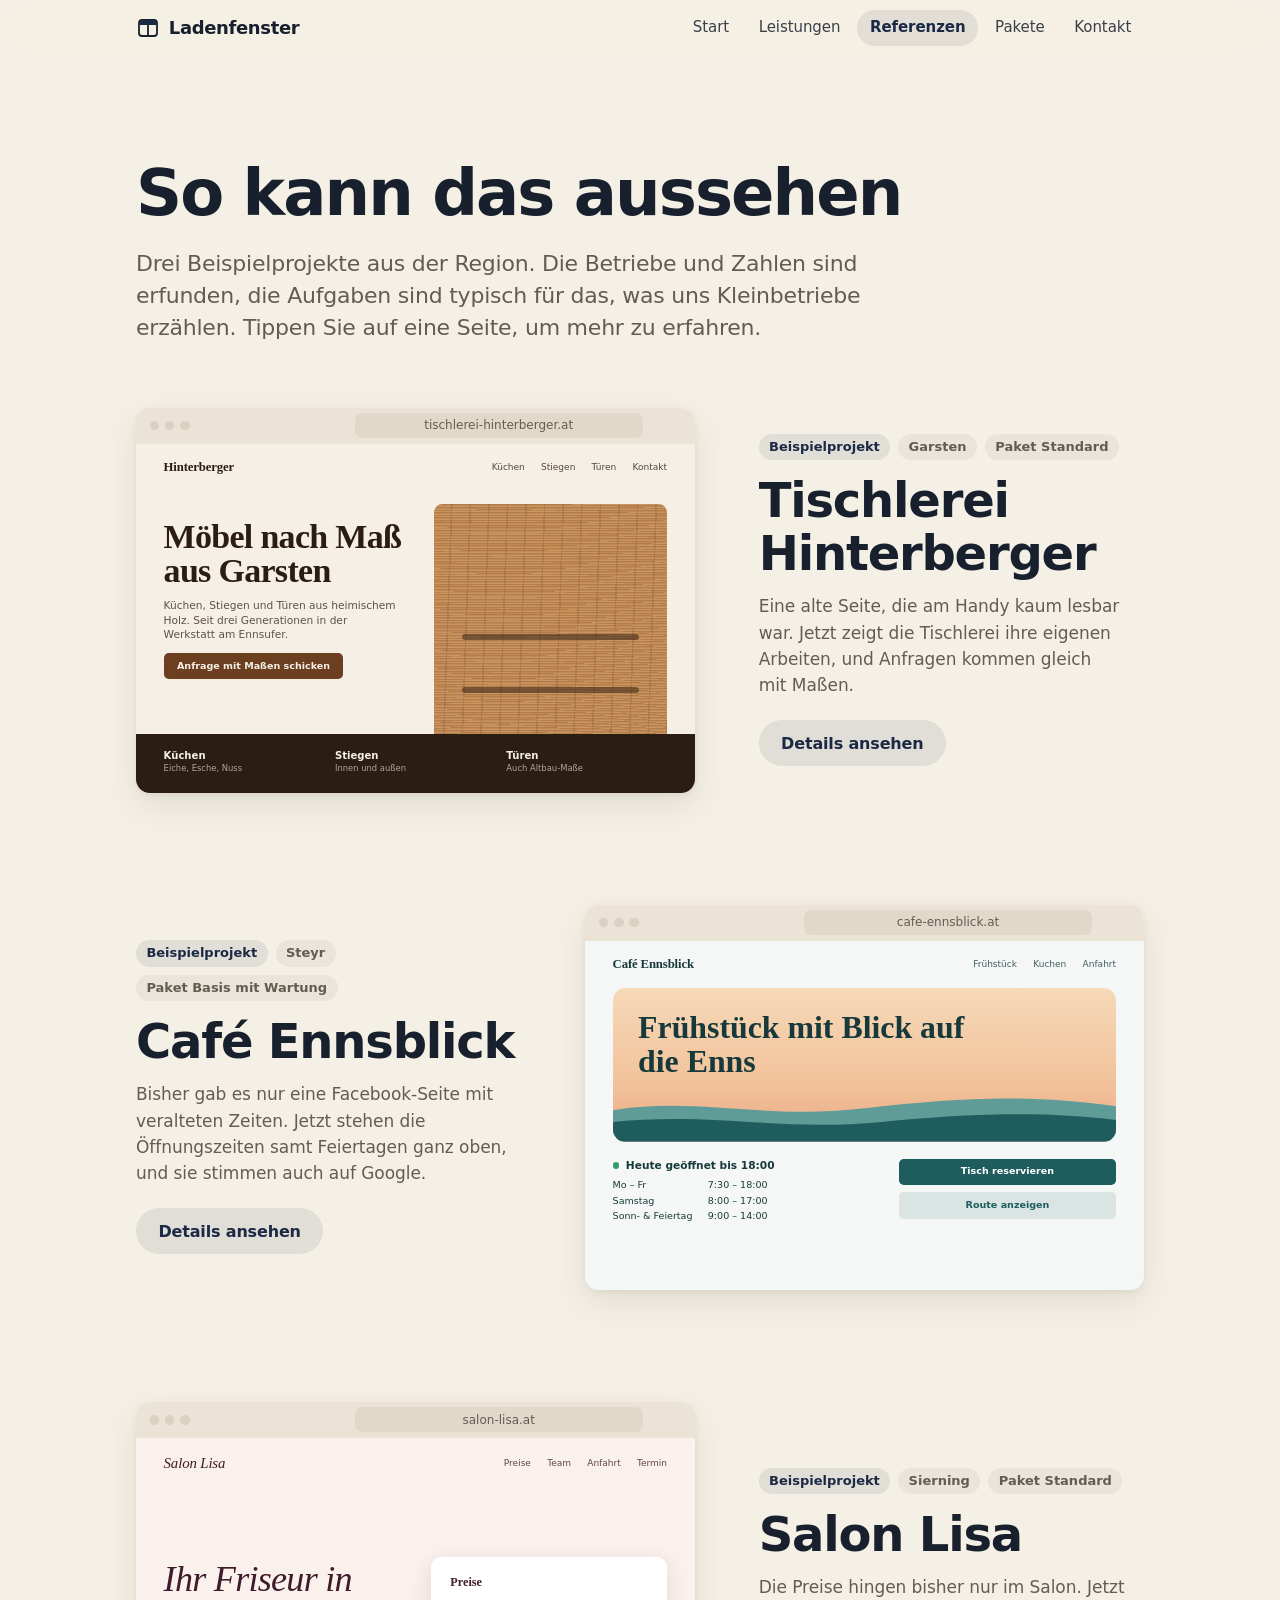
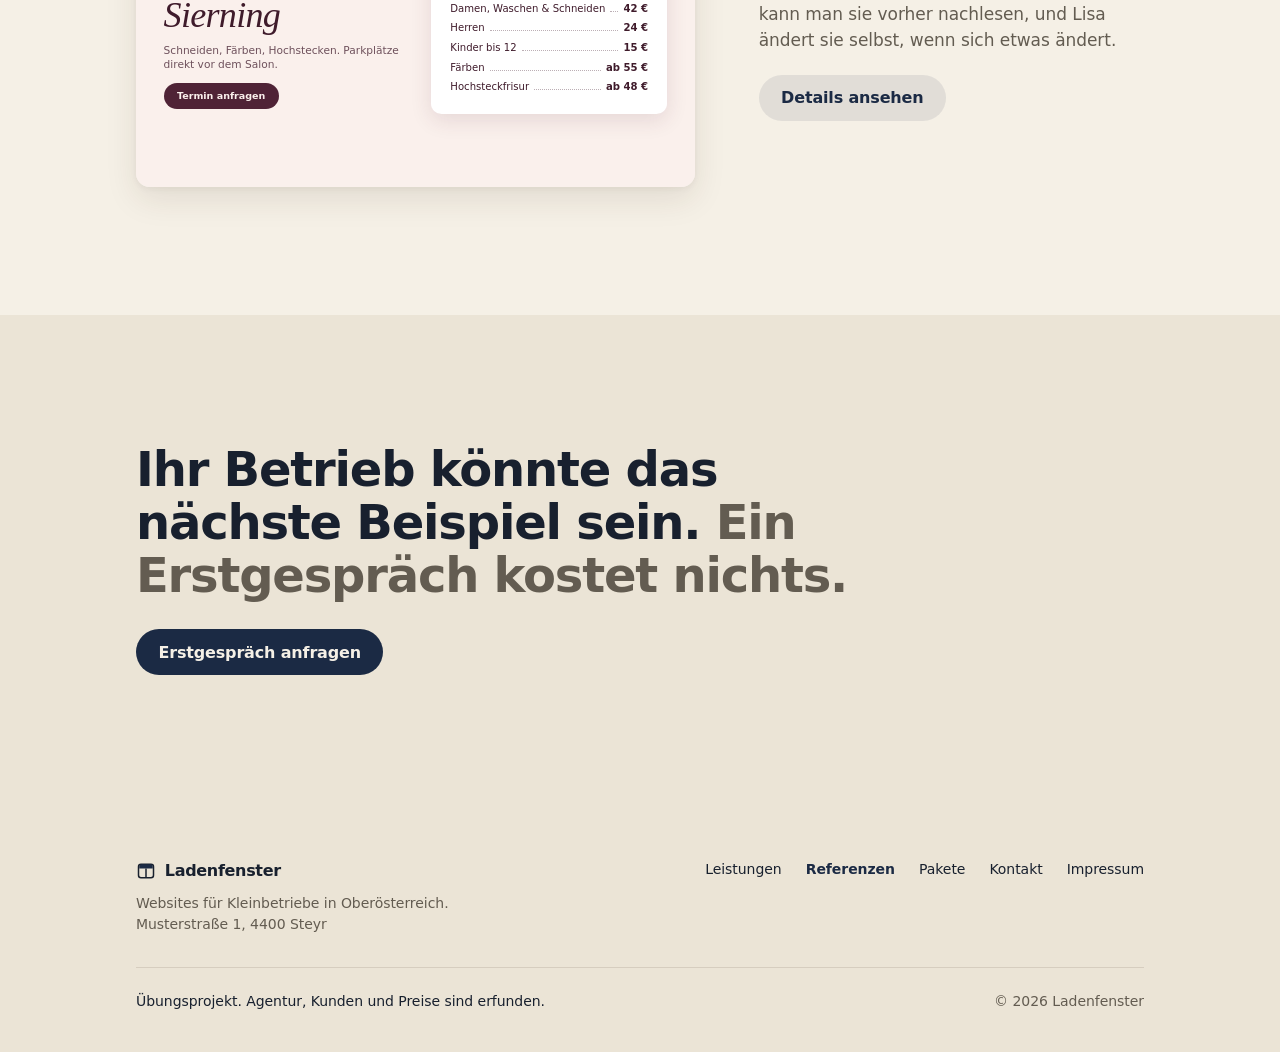
<file: referenzen.html>
<!doctype html>
<html lang="de-AT">
<head>
  <meta charset="utf-8">
  <meta name="viewport" content="width=device-width, initial-scale=1, viewport-fit=cover">
  <title>Referenzen – Ladenfenster</title>
  <meta name="description" content="Drei Beispielprojekte: Tischlerei Hinterberger in Garsten, Café Ennsblick in Steyr und Salon Lisa in Sierning.">
  <meta name="theme-color" content="#f5f0e6" media="(prefers-color-scheme: light)">
  <meta name="theme-color" content="#000000" media="(prefers-color-scheme: dark)">
  <link rel="icon" href="data:image/svg+xml,%3Csvg xmlns='http://www.w3.org/2000/svg' viewBox='0 0 24 24'%3E%3Crect x='3' y='4' width='18' height='16' rx='3' fill='%23fbf8f2' stroke='%2318202e' stroke-width='1.8'/%3E%3Cpath d='M3.9 9V7a3 3 0 0 1 3-3h10.2a3 3 0 0 1 3 3v2z' fill='%231b2a44'/%3E%3Cpath d='M12 9v11' stroke='%2318202e' stroke-width='1.8'/%3E%3C/svg%3E">
  <link rel="stylesheet" href="css/style.css">
  <script>document.documentElement.classList.add("js");</script>
  <script src="js/main.js" defer></script>
</head>
<body>
  <a class="skip-link" href="#inhalt">Zum Inhalt springen</a>

  <header class="site-header">
    <nav class="nav container" aria-label="Hauptnavigation">
      <a class="brand" href="index.html">
        <svg class="brand-mark" viewBox="0 0 24 24" aria-hidden="true">
          <rect x="3" y="4" width="18" height="16" rx="3" fill="none" stroke="currentColor" stroke-width="1.8"/>
          <path d="M3.9 9V7a3 3 0 0 1 3-3h10.2a3 3 0 0 1 3 3v2z" fill="var(--accent)"/>
          <path d="M12 9v11" stroke="currentColor" stroke-width="1.8"/>
        </svg>
        <span>Ladenfenster</span>
      </a>
      <button class="nav-toggle" type="button" aria-expanded="false" aria-controls="nav-menu">
        <span class="nav-toggle-bars" aria-hidden="true"></span>
        <span class="sr-only">Menü öffnen</span>
      </button>
      <ul class="nav-links" id="nav-menu">
        <li><a href="index.html">Start</a></li>
        <li><a href="leistungen.html">Leistungen</a></li>
        <li><a href="referenzen.html" aria-current="page">Referenzen</a></li>
        <li><a href="pakete.html">Pakete</a></li>
        <li><a href="kontakt.html">Kontakt</a></li>
      </ul>
    </nav>
  </header>

  <main id="inhalt">
    <div class="container page-head">
      <h1 class="h1">So kann das aussehen</h1>
      <p class="lead">Drei Beispielprojekte aus der Region. Die Betriebe und Zahlen sind erfunden, die Aufgaben sind typisch für das, was uns Kleinbetriebe erzählen. Tippen Sie auf eine Seite, um mehr zu erfahren.</p>
    </div>

    <section class="section section-flush" aria-label="Beispielprojekte">
      <div class="container refs">

        <!-- Tischlerei Hinterberger -->
        <article class="ref" aria-labelledby="ref-1-title">
          <button class="ref-shot" type="button" data-open-dialog="dlg-tischlerei" aria-label="Details zu Tischlerei Hinterberger öffnen">
            <span class="browser">
              <span class="browser-bar" aria-hidden="true">
                <span class="browser-dots"><i></i><i></i><i></i></span>
                <span class="browser-url">tischlerei-hinterberger.at</span>
              </span>
              <span class="browser-view" aria-hidden="true">
                <span class="ms site-tischlerei">
                  <span class="ms-head">
                    <span class="ms-logo">Hinterberger</span>
                    <span class="ms-nav"><span>Küchen</span><span>Stiegen</span><span>Türen</span><span>Kontakt</span></span>
                  </span>
                  <span class="ms-body">
                    <span class="ms-hero-text">
                      <span class="ms-title">Möbel nach Maß aus Garsten</span>
                      <span class="ms-text">Küchen, Stiegen und Türen aus heimischem Holz. Seit drei Generationen in der Werkstatt am Ennsufer.</span>
                      <span class="ms-btn">Anfrage mit Maßen schicken</span>
                    </span>
                    <span class="wood"></span>
                  </span>
                  <span class="ms-tiles">
                    <span>Küchen<small>Eiche, Esche, Nuss</small></span>
                    <span>Stiegen<small>Innen und außen</small></span>
                    <span>Türen<small>Auch Altbau-Maße</small></span>
                  </span>
                </span>
              </span>
            </span>
          </button>
          <div class="ref-copy">
            <div class="ref-meta">
              <span class="pill pill-accent">Beispielprojekt</span>
              <span class="pill">Garsten</span>
              <span class="pill">Paket Standard</span>
            </div>
            <h2 class="h2" id="ref-1-title">Tischlerei Hinterberger</h2>
            <p>Eine alte Seite, die am Handy kaum lesbar war. Jetzt zeigt die Tischlerei ihre eigenen Arbeiten, und Anfragen kommen gleich mit Maßen.</p>
            <button class="btn btn-secondary" type="button" data-open-dialog="dlg-tischlerei">Details ansehen</button>
          </div>
        </article>

        <!-- Café Ennsblick -->
        <article class="ref" aria-labelledby="ref-2-title">
          <button class="ref-shot" type="button" data-open-dialog="dlg-cafe" aria-label="Details zu Café Ennsblick öffnen">
            <span class="browser">
              <span class="browser-bar" aria-hidden="true">
                <span class="browser-dots"><i></i><i></i><i></i></span>
                <span class="browser-url">cafe-ennsblick.at</span>
              </span>
              <span class="browser-view" aria-hidden="true">
                <span class="ms site-cafe">
                  <span class="ms-head">
                    <span class="ms-logo">Café Ennsblick</span>
                    <span class="ms-nav"><span>Frühstück</span><span>Kuchen</span><span>Anfahrt</span></span>
                  </span>
                  <span class="ms-hero">
                    <span class="ms-title">Frühstück mit Blick auf die Enns</span>
                    <svg viewBox="0 0 300 60" preserveAspectRatio="none">
                      <path d="M0 28 C 50 14, 90 38, 150 26 S 250 12, 300 24 V60 H0z" fill="#5f9c97"/>
                      <path d="M0 40 C 60 30, 100 50, 160 40 S 260 30, 300 38 V60 H0z" fill="#1f5c5e"/>
                    </svg>
                  </span>
                  <span class="ms-row">
                    <span>
                      <span class="ms-open"><i></i>Heute geöffnet bis 18:00</span>
                      <span class="ms-hours">
                        <span>Mo – Fr</span><span>7:30 – 18:00</span>
                        <span>Samstag</span><span>8:00 – 17:00</span>
                        <span>Sonn- &amp; Feiertag</span><span>9:00 – 14:00</span>
                      </span>
                    </span>
                    <span class="ms-cta">
                      <span class="ms-btn">Tisch reservieren</span>
                      <span class="ms-btn alt">Route anzeigen</span>
                    </span>
                  </span>
                </span>
              </span>
            </span>
          </button>
          <div class="ref-copy">
            <div class="ref-meta">
              <span class="pill pill-accent">Beispielprojekt</span>
              <span class="pill">Steyr</span>
              <span class="pill">Paket Basis mit Wartung</span>
            </div>
            <h2 class="h2" id="ref-2-title">Café Ennsblick</h2>
            <p>Bisher gab es nur eine Facebook-Seite mit veralteten Zeiten. Jetzt stehen die Öffnungszeiten samt Feiertagen ganz oben, und sie stimmen auch auf Google.</p>
            <button class="btn btn-secondary" type="button" data-open-dialog="dlg-cafe">Details ansehen</button>
          </div>
        </article>

        <!-- Salon Lisa -->
        <article class="ref" aria-labelledby="ref-3-title">
          <button class="ref-shot" type="button" data-open-dialog="dlg-salon" aria-label="Details zu Salon Lisa öffnen">
            <span class="browser">
              <span class="browser-bar" aria-hidden="true">
                <span class="browser-dots"><i></i><i></i><i></i></span>
                <span class="browser-url">salon-lisa.at</span>
              </span>
              <span class="browser-view" aria-hidden="true">
                <span class="ms site-salon">
                  <span class="ms-head">
                    <span class="ms-logo">Salon Lisa</span>
                    <span class="ms-nav"><span>Preise</span><span>Team</span><span>Anfahrt</span><span>Termin</span></span>
                  </span>
                  <span class="ms-body">
                    <span class="ms-hero-text">
                      <span class="ms-title">Ihr Friseur in Sierning</span>
                      <span class="ms-text">Schneiden, Färben, Hochstecken. Parkplätze direkt vor dem Salon.</span>
                      <span class="ms-btn">Termin anfragen</span>
                    </span>
                    <span class="ms-prices">
                      <span class="ms-prices-title">Preise</span>
                      <span class="ms-price"><span>Damen, Waschen &amp; Schneiden</span><span>42 €</span></span>
                      <span class="ms-price"><span>Herren</span><span>24 €</span></span>
                      <span class="ms-price"><span>Kinder bis 12</span><span>15 €</span></span>
                      <span class="ms-price"><span>Färben</span><span>ab 55 €</span></span>
                      <span class="ms-price"><span>Hochsteckfrisur</span><span>ab 48 €</span></span>
                    </span>
                  </span>
                </span>
              </span>
            </span>
          </button>
          <div class="ref-copy">
            <div class="ref-meta">
              <span class="pill pill-accent">Beispielprojekt</span>
              <span class="pill">Sierning</span>
              <span class="pill">Paket Standard</span>
            </div>
            <h2 class="h2" id="ref-3-title">Salon Lisa</h2>
            <p>Die Preise hingen bisher nur im Salon. Jetzt kann man sie vorher nachlesen, und Lisa ändert sie selbst, wenn sich etwas ändert.</p>
            <button class="btn btn-secondary" type="button" data-open-dialog="dlg-salon">Details ansehen</button>
          </div>
        </article>
      </div>
    </section>

    <section class="section section-alt" aria-labelledby="weiter-title">
      <div class="container price-note">
        <h2 class="h2" id="weiter-title">Ihr Betrieb könnte das nächste Beispiel sein. <span>Ein Erstgespräch kostet nichts.</span></h2>
        <a class="btn btn-primary" href="kontakt.html">Erstgespräch anfragen</a>
      </div>
    </section>
  </main>

  <!-- Detail-Fenster -->
  <dialog class="ref-dialog" id="dlg-tischlerei" aria-labelledby="dlg-tischlerei-title">
    <div class="dialog-inner">
      <div class="dialog-head">
        <h2 class="h2" id="dlg-tischlerei-title">Tischlerei Hinterberger</h2>
        <button class="dialog-close" type="button" data-close-dialog aria-label="Schließen">
          <svg viewBox="0 0 14 14" aria-hidden="true"><path d="M2 2l10 10M12 2L2 12" stroke="currentColor" stroke-width="2" stroke-linecap="round"/></svg>
        </button>
      </div>
      <div class="ref-meta">
        <span class="pill pill-accent">Beispielprojekt</span>
        <span class="pill">Garsten</span>
        <span class="pill">Paket Standard</span>
      </div>
      <div class="case">
        <div class="case-part">
          <h3 class="h3">Ausgangslage</h3>
          <p>Die Website stammte aus 2011 und war am Handy nicht lesbar. Aufträge kamen fast nur über Mundpropaganda. Am Telefon fragten viele zuerst, ob die Tischlerei überhaupt Küchen macht.</p>
        </div>
        <div class="case-part">
          <h3 class="h3">Was wir gebaut haben</h3>
          <ul>
            <li>Fünf Seiten: Start, Küchen, Stiegen und Türen, Über uns, Kontakt</li>
            <li>Fotos der eigenen Arbeiten statt Bilder aus dem Internet</li>
            <li>Anfrageformular mit Feldern für Maße und Fotos</li>
            <li>Google-Profil mit Werkstattfotos und richtigen Öffnungszeiten</li>
          </ul>
        </div>
        <div class="case-part case-result">
          <h3 class="h3">Ergebnis</h3>
          <p>Nach drei Monaten kamen etwa doppelt so viele Anfragen über die Website wie vorher, die meisten gleich mit Maßen. Erfundene Werte für dieses Beispiel.</p>
        </div>
      </div>
    </div>
  </dialog>

  <dialog class="ref-dialog" id="dlg-cafe" aria-labelledby="dlg-cafe-title">
    <div class="dialog-inner">
      <div class="dialog-head">
        <h2 class="h2" id="dlg-cafe-title">Café Ennsblick</h2>
        <button class="dialog-close" type="button" data-close-dialog aria-label="Schließen">
          <svg viewBox="0 0 14 14" aria-hidden="true"><path d="M2 2l10 10M12 2L2 12" stroke="currentColor" stroke-width="2" stroke-linecap="round"/></svg>
        </button>
      </div>
      <div class="ref-meta">
        <span class="pill pill-accent">Beispielprojekt</span>
        <span class="pill">Steyr</span>
        <span class="pill">Paket Basis mit Wartung</span>
      </div>
      <div class="case">
        <div class="case-part">
          <h3 class="h3">Ausgangslage</h3>
          <p>Das Café hatte nur eine Facebook-Seite. Auf Google standen alte Öffnungszeiten, und am Feiertag standen Gäste vor verschlossener Tür. Die Frühstückskarte gab es nur als Foto.</p>
        </div>
        <div class="case-part">
          <h3 class="h3">Was wir gebaut haben</h3>
          <ul>
            <li>Eine einzige Seite mit Öffnungszeiten, Feiertagen und Betriebsurlaub ganz oben</li>
            <li>Frühstückskarte als Text, gut lesbar am Handy</li>
            <li>Buttons zum Anrufen und für die Route</li>
            <li>Google-Profil korrigiert und mit der Website verbunden</li>
            <li>Wartung, damit Sonderöffnungszeiten am selben Tag online sind</li>
          </ul>
        </div>
        <div class="case-part case-result">
          <h3 class="h3">Ergebnis</h3>
          <p>Deutlich weniger Anrufe mit der Frage, ob heute offen ist. Wochenend-Reservierungen kommen jetzt meist über den Anruf-Button. Erfundene Werte für dieses Beispiel.</p>
        </div>
      </div>
    </div>
  </dialog>

  <dialog class="ref-dialog" id="dlg-salon" aria-labelledby="dlg-salon-title">
    <div class="dialog-inner">
      <div class="dialog-head">
        <h2 class="h2" id="dlg-salon-title">Salon Lisa</h2>
        <button class="dialog-close" type="button" data-close-dialog aria-label="Schließen">
          <svg viewBox="0 0 14 14" aria-hidden="true"><path d="M2 2l10 10M12 2L2 12" stroke="currentColor" stroke-width="2" stroke-linecap="round"/></svg>
        </button>
      </div>
      <div class="ref-meta">
        <span class="pill pill-accent">Beispielprojekt</span>
        <span class="pill">Sierning</span>
        <span class="pill">Paket Standard</span>
      </div>
      <div class="case">
        <div class="case-part">
          <h3 class="h3">Ausgangslage</h3>
          <p>Die Preise hingen nur als Aushang im Salon. Neue Kundinnen und Kunden wussten vorher nicht, was ein Schnitt kostet, und viele Anrufe drehten sich nur darum.</p>
        </div>
        <div class="case-part">
          <h3 class="h3">Was wir gebaut haben</h3>
          <ul>
            <li>Preisliste als Text, sortiert nach Damen, Herren und Kinder</li>
            <li>Seite zum Team mit kurzen Vorstellungen</li>
            <li>Anfahrt mit Hinweis auf die Parkplätze vor dem Salon</li>
            <li>Kontaktformular für Terminwünsche</li>
            <li>Eine Stunde Einschulung, damit Lisa Preise selbst ändern kann</li>
          </ul>
        </div>
        <div class="case-part case-result">
          <h3 class="h3">Ergebnis</h3>
          <p>Rund ein Viertel der neuen Kundinnen und Kunden sagt, dass sie den Salon über die Website gefunden haben. Erfundene Werte für dieses Beispiel.</p>
        </div>
      </div>
    </div>
  </dialog>

  <footer class="site-footer">
    <div class="container footer-grid">
      <div class="footer-brand">
        <a class="brand" href="index.html">
          <svg class="brand-mark" viewBox="0 0 24 24" aria-hidden="true">
            <rect x="3" y="4" width="18" height="16" rx="3" fill="none" stroke="currentColor" stroke-width="1.8"/>
            <path d="M3.9 9V7a3 3 0 0 1 3-3h10.2a3 3 0 0 1 3 3v2z" fill="var(--accent)"/>
            <path d="M12 9v11" stroke="currentColor" stroke-width="1.8"/>
          </svg>
          <span>Ladenfenster</span>
        </a>
        <p>Websites für Kleinbetriebe in Oberösterreich.<br>Musterstraße 1, 4400 Steyr</p>
      </div>
      <nav aria-label="Fußzeile">
        <ul class="footer-links">
          <li><a href="leistungen.html">Leistungen</a></li>
          <li><a href="referenzen.html" aria-current="page">Referenzen</a></li>
          <li><a href="pakete.html">Pakete</a></li>
          <li><a href="kontakt.html">Kontakt</a></li>
          <li><a href="impressum.html">Impressum</a></li>
        </ul>
      </nav>
      <div class="footer-bottom">
        <p class="footer-note">Übungsprojekt. Agentur, Kunden und Preise sind erfunden.</p>
        <p>© <span data-year>2026</span> Ladenfenster</p>
      </div>
    </div>
  </footer>
</body>
</html>
</file>
<file: css/style.css>
/* ==========================================================================
   Ladenfenster – gemeinsames Stylesheet
   Aufbau: Tokens → Basis → Layout → Navigation → Komponenten → Seiten
           → Mockups → Footer → Bewegung & Barrierefreiheit
   Mobile first: Grundstile gelten fürs Handy, größere Bildschirme per min-width.
   ========================================================================== */

/* ---------- Tokens ---------- */
:root {
  color-scheme: light dark;
  interpolate-size: allow-keywords;

  --bg: #f5f0e6; /* warmes Creme, kein reines Weiß */
  --bg-alt: #ebe4d6;
  --surface: #fbf8f2;
  --surface-raised: #fdfbf7;
  --text: #18202e; /* sehr dunkles Blaugrau, passt zum Navy */
  --muted: #635c51;
  --line: rgba(60, 45, 25, 0.12);
  --fill: rgba(60, 45, 25, 0.06);
  --fill-strong: rgba(60, 45, 25, 0.1);

  --accent: #1b2a44; /* dunkles Navy */
  --accent-press: #111c30;
  --accent-soft: rgba(27, 42, 68, 0.09);
  --accent-soft-hover: color-mix(in srgb, var(--accent) 16%, transparent);
  --accent-text: #1b2a44; /* Schrift auf --accent-soft, auch auf Grau weit über 4,5:1 */
  --on-accent: #f5f0e6;

  /* Knopf im Schalter: aus auf grauer Spur, an auf Akzent-Spur */
  /* Rollen, die im Dunkelmodus eigene Farben bekommen; hell gleich dem Akzent */
  --link: var(--accent);
  --btn-bg: var(--accent);
  --btn-bg-press: var(--accent-press);
  --switch-on: var(--accent);
  --switch-on-ring: transparent;

  --knob: #ffffff;
  --knob-on: #ffffff;

  /* Kante von Eingabefeldern und Schaltern, mindestens 3:1 zum Hintergrund */
  --field-line: #847b6c;

  --success: #1a6b43;
  --error: #b8322a;

  --nav-bg: rgba(245, 240, 230, 0.74);
  --scrim: rgba(20, 26, 38, 0.36);

  /* Schatten leicht warm getönt, passend zum Creme */
  --shadow-rgb: 60 42 20;
  --shadow-sm: 0 1px 2px rgb(var(--shadow-rgb) / 0.05), 0 2px 8px rgb(var(--shadow-rgb) / 0.05);
  --shadow-md: 0 2px 6px rgb(var(--shadow-rgb) / 0.05), 0 12px 32px rgb(var(--shadow-rgb) / 0.1);
  --shadow-lg: 0 4px 14px rgb(var(--shadow-rgb) / 0.06), 0 28px 64px rgb(var(--shadow-rgb) / 0.15);

  --radius-s: 10px;
  --radius-m: 18px;
  --radius-l: 28px;
  --radius-pill: 980px;

  --font: -apple-system, BlinkMacSystemFont, "SF Pro Text", "Segoe UI Variable Text",
    "Segoe UI", system-ui, Roboto, "Helvetica Neue", Arial, sans-serif;
  --font-display: -apple-system, BlinkMacSystemFont, "SF Pro Display", "Segoe UI Variable Display",
    "Segoe UI", system-ui, Roboto, "Helvetica Neue", Arial, sans-serif;

  --ease-out: cubic-bezier(0.23, 1, 0.32, 1);
  --gutter: 1.25rem;
  --section-space: clamp(4rem, 11vw, 8rem);
}

@media (prefers-color-scheme: dark) {
  :root {
    --bg: #000000;
    --bg-alt: #0c0c0c;
    --surface: #141414; /* sehr dunkles Grau, hebt Karten vom Schwarz ab */
    --surface-raised: #1e1e1e;
    --text: #efe3cc; /* Creme für Überschriften, Preise, Beschriftungen */
    --muted: #bdb19b; /* gedämpftes Creme für Fließtext */
    --line: rgba(255, 255, 255, 0.12);
    --fill: #1f1f1f;
    --fill-strong: #2a2a2a;

    --accent: #4467ae; /* helleres Navy für Linien-Icons, Rahmen, Fokus-Ringe (#344f86 nur so weit aufgehellt, bis 3:1) */
    --accent-press: #5674b6;
    --accent-soft: #18284a; /* Navy-Fläche: aktiver Menüpunkt, Sekundärbutton, Pills, Kacheln */
    --accent-soft-hover: #20335c;
    --accent-text: #efe3cc; /* Schrift und Icons auf der Navy-Fläche */
    --on-accent: #000000;

    --link: #6685c4; /* Navy, so weit aufgehellt, dass Linktext 4,5:1 erreicht */
    --btn-bg: #efe3cc;
    --btn-bg-press: #e0d1b3;
    --switch-on: #18284a;
    --switch-on-ring: #4467ae;

    --knob: #efe3cc;
    --knob-on: #efe3cc;

    --field-line: #8f877a;

    --success: #4cc38a;
    --error: #ff7a6e;

    --nav-bg: rgba(0, 0, 0, 0.74);
    --scrim: rgba(0, 0, 0, 0.65);

    --shadow-rgb: 0 0 0;
    --shadow-sm: 0 1px 2px rgb(var(--shadow-rgb) / 0.5);
    --shadow-md: 0 2px 6px rgb(var(--shadow-rgb) / 0.4), 0 12px 32px rgb(var(--shadow-rgb) / 0.5);
    --shadow-lg: 0 4px 14px rgb(var(--shadow-rgb) / 0.45), 0 28px 64px rgb(var(--shadow-rgb) / 0.6);
  }
}

/* ---------- Basis ---------- */
*,
*::before,
*::after {
  box-sizing: border-box;
}

html {
  -webkit-text-size-adjust: 100%;
  text-size-adjust: 100%;
  scroll-padding-top: 5rem;
}

body {
  margin: 0;
  background: var(--bg);
  color: var(--text);
  font-family: var(--font);
  font-size: 1.0625rem;
  line-height: 1.55;
  letter-spacing: -0.003em;
  -webkit-font-smoothing: antialiased;
  -moz-osx-font-smoothing: grayscale;
  text-rendering: optimizeLegibility;
}

img,
svg {
  display: block;
  max-width: 100%;
}

h1,
h2,
h3,
h4 {
  margin: 0;
  font-family: var(--font-display);
  font-optical-sizing: auto;
  text-wrap: balance;
}

p {
  margin: 0;
  text-wrap: pretty;
}

ul,
ol {
  margin: 0;
  padding: 0;
}

a {
  color: var(--link);
  text-decoration: none;
}

a:hover {
  text-decoration: underline;
  text-underline-offset: 0.18em;
}

:focus-visible {
  outline: 3px solid var(--accent);
  outline-offset: 3px;
  border-radius: 6px;
}

::selection {
  background: var(--accent-soft);
}

.sr-only {
  position: absolute;
  width: 1px;
  height: 1px;
  padding: 0;
  margin: -1px;
  overflow: hidden;
  clip: rect(0 0 0 0);
  white-space: nowrap;
  border: 0;
}

.skip-link {
  position: absolute;
  left: var(--gutter);
  top: -4rem;
  z-index: 100;
  padding: 0.6rem 1rem;
  border-radius: var(--radius-s);
  background: var(--text);
  color: var(--bg);
  font-weight: 600;
}

.skip-link:focus {
  top: 0.75rem;
}

/* ---------- Typografie ---------- */
.display {
  font-size: clamp(2.5rem, 7vw, 4.5rem);
  font-weight: 700;
  line-height: 1.04;
  letter-spacing: -0.035em;
}

.h1 {
  font-size: clamp(2.25rem, 7vw, 4rem);
  font-weight: 700;
  line-height: 1.06;
  letter-spacing: -0.03em;
}

.h2 {
  font-size: clamp(1.875rem, 5vw, 3rem);
  font-weight: 700;
  line-height: 1.1;
  letter-spacing: -0.025em;
}

.h3 {
  font-size: 1.3125rem;
  font-weight: 600;
  line-height: 1.25;
  letter-spacing: -0.012em;
}

.lead {
  font-size: clamp(1.1875rem, 2.4vw, 1.375rem);
  line-height: 1.45;
  letter-spacing: -0.01em;
  color: var(--muted);
  max-width: 36em;
}

.muted {
  color: var(--muted);
}

.small {
  font-size: 0.875rem;
  line-height: 1.45;
  letter-spacing: 0.002em;
}

/* ---------- Layout ---------- */
.container {
  width: 100%;
  max-width: 68rem;
  margin-inline: auto;
  padding-inline: var(--gutter);
}

.section {
  padding-block: var(--section-space);
}

.section-alt {
  background: var(--bg-alt);
}

.section.section-flush {
  padding-top: 0;
}

.section-head {
  display: grid;
  gap: 1rem;
  margin-bottom: clamp(2.5rem, 6vw, 4rem);
}

.page-head {
  padding-top: clamp(3rem, 9vw, 6.5rem);
  padding-bottom: clamp(2.5rem, 6vw, 4rem);
  display: grid;
  gap: 1.25rem;
}

.stack > * + * {
  margin-top: 1rem;
}

@media (min-width: 640px) {
  :root {
    --gutter: 2rem;
  }
}

@media (min-width: 1024px) {
  :root {
    --gutter: 2.5rem;
  }
}

/* ---------- Navigation ---------- */
.site-header {
  position: sticky;
  top: 0;
  z-index: 50;
  background: var(--nav-bg);
  -webkit-backdrop-filter: saturate(180%) blur(20px);
  backdrop-filter: saturate(180%) blur(20px);
  transition: box-shadow 0.25s ease, background-color 0.2s ease;
}

/* Kante erst sichtbar, wenn Inhalt darunter durchscrollt */
.site-header.is-scrolled {
  box-shadow: 0 1px 0 var(--line), 0 8px 24px -16px rgb(var(--shadow-rgb) / 0.25);
}

/* Offenes Handy-Menü: Leiste und Menü werden eine deckende Fläche */
.site-header:has(.nav-links.is-open) {
  background: var(--bg);
}

.nav {
  display: flex;
  align-items: center;
  justify-content: space-between;
  min-height: 3.5rem;
}

.brand {
  display: inline-flex;
  align-items: center;
  gap: 0.55rem;
  color: var(--text);
  font-family: var(--font-display);
  font-weight: 700;
  font-size: 1.125rem;
  letter-spacing: -0.02em;
}

.brand:hover {
  text-decoration: none;
}

.brand-mark {
  width: 1.5rem;
  height: 1.5rem;
  flex: none;
}

.nav-toggle {
  display: inline-grid;
  place-items: center;
  width: 2.75rem;
  height: 2.75rem;
  margin-right: -0.6rem;
  border: 0;
  border-radius: 50%;
  background: transparent;
  color: var(--text);
  cursor: pointer;
  -webkit-tap-highlight-color: transparent;
}

.nav-toggle:active {
  background: var(--fill);
}

.nav-toggle-bars,
.nav-toggle-bars::before,
.nav-toggle-bars::after {
  display: block;
  width: 1.125rem;
  height: 1.5px;
  border-radius: 2px;
  background: currentColor;
  transition: transform 0.3s var(--ease-out), opacity 0.2s ease;
}

.nav-toggle-bars {
  position: relative;
}

.nav-toggle-bars::before,
.nav-toggle-bars::after {
  content: "";
  position: absolute;
  left: 0;
}

.nav-toggle-bars::before {
  transform: translateY(-5px);
}

.nav-toggle-bars::after {
  transform: translateY(5px);
}

.nav-toggle[aria-expanded="true"] .nav-toggle-bars {
  background: transparent;
}

.nav-toggle[aria-expanded="true"] .nav-toggle-bars::before {
  transform: rotate(45deg);
}

.nav-toggle[aria-expanded="true"] .nav-toggle-bars::after {
  transform: rotate(-45deg);
}

.nav-links {
  list-style: none;
}

.nav-links a {
  display: block;
  color: var(--text);
  -webkit-tap-highlight-color: transparent;
}

.nav-links a:hover {
  text-decoration: none;
}

.nav-links a[aria-current="page"] {
  color: var(--link);
  font-weight: 600;
}

/* Handy: Menü klappt als Glas-Fläche unter der Leiste auf.
   Ohne JavaScript bleibt die Liste einfach sichtbar. */
.nav {
  flex-wrap: wrap;
}

html:not(.js) .nav-toggle {
  display: none;
}

html:not(.js) .nav-links {
  display: flex;
  flex-wrap: wrap;
  gap: 0.25rem 1.25rem;
  width: 100%;
  padding-bottom: 0.75rem;
}

/* Deckende Fläche: Ein backdrop-filter in der Glas-Leiste würde nur die
   Leiste selbst weichzeichnen, nicht die Seite darunter. */
.js .nav-links {
  position: absolute;
  top: 100%;
  left: 0;
  right: 0;
  padding: 0.5rem var(--gutter) 1.25rem;
  background: var(--bg);
  box-shadow: 0 1px 0 var(--line), 0 24px 32px -20px rgb(var(--shadow-rgb) / 0.3);
  opacity: 0;
  visibility: hidden;
  transform: translateY(-0.5rem);
  transition: opacity 0.15s ease, transform 0.2s var(--ease-out), visibility 0s linear 0.2s;
}

.js .nav-links.is-open {
  opacity: 1;
  visibility: visible;
  transform: none;
  transition: opacity 0.2s ease, transform 0.3s var(--ease-out), visibility 0s;
}

.js .nav-links a {
  padding: 0.85rem 0;
  font-size: 1.5rem;
  font-weight: 600;
  letter-spacing: -0.02em;
  border-bottom: 1px solid var(--line);
}

.js .nav-links li:last-child a {
  border-bottom: 0;
}

.js .nav-links a:active {
  color: var(--muted);
}

.js .nav-links a[aria-current="page"] {
  color: var(--link);
}

@media (min-width: 768px) {
  .nav {
    flex-wrap: nowrap;
  }

  .js .nav-toggle,
  html:not(.js) .nav-toggle {
    display: none;
  }

  .nav-links,
  .js .nav-links,
  html:not(.js) .nav-links {
    position: static;
    display: flex;
    gap: 0.25rem;
    width: auto;
    padding: 0;
    background: none;
    -webkit-backdrop-filter: none;
    backdrop-filter: none;
    box-shadow: none;
    opacity: 1;
    visibility: visible;
    transform: none;
    transition: none;
  }

  .js .nav-links a,
  .nav-links a {
    padding: 0.4rem 0.8rem;
    border: 0;
    border-radius: var(--radius-pill);
    font-size: 0.9375rem;
    font-weight: 500;
    letter-spacing: -0.005em;
    color: var(--text);
    opacity: 0.85;
    transition: background-color 0.2s ease, opacity 0.2s ease;
  }

  @media (hover: hover) and (pointer: fine) {
    .js .nav-links a:hover,
    .nav-links a:hover {
      opacity: 1;
      background: var(--fill);
    }
  }

  .js .nav-links a:active,
  .nav-links a:active {
    background: var(--fill-strong);
    transition-duration: 0s;
  }

  .js .nav-links a[aria-current="page"],
  .nav-links a[aria-current="page"] {
    opacity: 1;
    color: var(--accent-text);
    background: var(--accent-soft);
    font-weight: 600;
  }
}

/* ---------- Buttons ---------- */
.actions {
  display: flex;
  flex-wrap: wrap;
  gap: 0.75rem;
}

.btn {
  display: inline-flex;
  align-items: center;
  justify-content: center;
  gap: 0.5rem;
  min-height: 2.875rem;
  padding: 0 1.4rem;
  border: 0;
  border-radius: var(--radius-pill);
  font: inherit;
  font-size: 1rem;
  font-weight: 600;
  letter-spacing: -0.01em;
  line-height: 1.2;
  text-align: center;
  cursor: pointer;
  user-select: none;
  -webkit-tap-highlight-color: transparent;
  /* Loslassen federt in 250 ms zurück, schneller als vorher */
  transition: background-color 0.2s ease, color 0.2s ease, transform 0.25s var(--ease-out);
}

.btn:hover {
  text-decoration: none;
}

/* Feedback beim Drücken, nicht erst beim Loslassen */
.btn:active {
  transform: scale(0.97);
  transition-duration: 0.1s;
}

.btn-primary {
  background: var(--btn-bg);
  color: var(--on-accent);
}

.btn-primary:active {
  background: var(--btn-bg-press);
}

.btn-secondary {
  background: var(--accent-soft);
  color: var(--accent-text);
}

.btn-secondary:active {
  background: var(--accent-soft-hover);
}

.btn-quiet {
  background: var(--fill);
  color: var(--text);
}

.btn-quiet:active {
  background: var(--fill-strong);
}

/* Hover nur mit echter Maus. Am Handy bliebe der Zustand nach dem Tippen hängen. */
@media (hover: hover) and (pointer: fine) {
  .btn-primary:hover {
    background: var(--btn-bg-press);
  }

  .btn-secondary:hover {
    background: var(--accent-soft-hover);
  }

  .btn-quiet:hover {
    background: var(--fill-strong);
  }
}

.btn-block {
  width: 100%;
}

.pill {
  display: inline-flex;
  align-items: center;
  gap: 0.35rem;
  padding: 0.2rem 0.65rem;
  border-radius: var(--radius-pill);
  background: var(--fill);
  color: var(--muted);
  font-size: 0.8125rem;
  font-weight: 600;
  letter-spacing: 0;
  white-space: nowrap;
}

.pill-accent {
  background: var(--accent-soft);
  color: var(--accent-text);
}

/* ==========================================================================
   Startseite
   ========================================================================== */
.hero {
  padding-top: clamp(2.5rem, 8vw, 5.5rem);
  padding-bottom: var(--section-space);
  overflow: hidden;
}

.hero-grid {
  display: grid;
  gap: 3.5rem;
  align-items: center;
}

.hero-copy {
  display: grid;
  gap: 1.5rem;
}

.hero-copy .actions {
  margin-top: 0.5rem;
}

.hero-visual {
  display: flex;
  justify-content: center;
}

@media (min-width: 900px) {
  .hero-grid {
    grid-template-columns: 1.5fr 1fr;
    gap: 3rem;
  }
}

/* Einmaliger Auftritt beim Laden: erst Text, dann das Handy */
@keyframes rise {
  from {
    opacity: 0;
    transform: translateY(1.25rem);
  }
}

@keyframes rise-phone {
  from {
    opacity: 0;
    transform: translateY(3rem) rotate(-2deg);
  }
}

.hero-copy > * {
  animation: rise 0.8s var(--ease-out) both;
}

.hero-copy > :nth-child(2) {
  animation-delay: 0.08s;
}

.hero-copy > :nth-child(3) {
  animation-delay: 0.16s;
}

.hero-visual .phone {
  animation: rise-phone 1.1s var(--ease-out) 0.2s both;
}

/* --- Fragen der Kunden ---
   Die eine laute Stelle der Seite: echte Fragen in Mundart, groß gesetzt
   wie Nachrichten, die Antwort daneben ruhig und klein. */
.qa-list {
  list-style: none;
  display: grid;
  gap: 2.75rem;
}

.qa {
  display: grid;
  gap: 1rem;
}

.bubble {
  justify-self: start;
  padding: 0.5em 0.85em 0.55em;
  border-radius: 1.05em 1.05em 1.05em 0.3em;
  background: var(--surface);
  box-shadow: var(--shadow-sm);
  font-family: var(--font-display);
  font-size: clamp(1.5rem, 3.4vw, 2.25rem);
  font-weight: 600;
  line-height: 1.15;
  letter-spacing: -0.025em;
  text-wrap: wrap;
}

.qa-answer {
  display: grid;
  gap: 0.3rem;
  max-width: 30em;
  padding-left: 1.25rem;
}

.qa-answer strong {
  font-size: 1.125rem;
  font-weight: 600;
  letter-spacing: -0.012em;
}

.qa-answer p {
  color: var(--muted);
}

/* Frage über die ganze Breite, damit sie in einer Zeile bleibt;
   die Antwort darunter wie eine Rückmeldung leicht eingerückt */
@media (min-width: 900px) {
  .qa-list {
    gap: 3.5rem;
  }

  .qa-answer {
    padding-left: 1.6rem;
  }
}

/* --- Ablauf --- */
.steps {
  list-style: none;
  display: grid;
  gap: 2.5rem;
  counter-reset: step;
}

.step {
  counter-increment: step;
  display: grid;
  gap: 0.5rem;
  align-content: start;
}

.step::before {
  content: counter(step);
  display: grid;
  place-items: center;
  width: 2.75rem;
  height: 2.75rem;
  margin-bottom: 0.5rem;
  border-radius: 50%;
  background: var(--accent-soft);
  color: var(--accent-text);
  font-family: var(--font-display);
  font-size: 1.25rem;
  font-weight: 700;
}

.step p {
  color: var(--muted);
}

.step .step-time {
  margin-top: 0.25rem;
  color: var(--text);
  font-size: 0.875rem;
  font-weight: 600;
}

@media (min-width: 640px) {
  .steps {
    grid-template-columns: 1fr 1fr;
    gap: 3rem 2.5rem;
  }
}

@media (min-width: 1000px) {
  .steps {
    grid-template-columns: repeat(4, 1fr);
    gap: 2.5rem;
  }

  /* Verbindungslinie zwischen den Schritten */
  .step {
    position: relative;
  }

  .step:not(:last-child)::after {
    content: "";
    position: absolute;
    top: 1.375rem;
    left: 3.5rem;
    right: -1.75rem;
    height: 1px;
    background: linear-gradient(to right, var(--accent-soft), var(--line));
  }
}

/* --- Preis-Hinweis --- */
.price-note {
  display: grid;
  gap: 1.75rem;
  justify-items: start;
}

.price-note .h2 {
  max-width: 18em;
}

.price-note .h2 span {
  color: var(--muted);
}

/* ==========================================================================
   Leistungen
   ========================================================================== */
.services {
  list-style: none;
  display: grid;
  gap: 3rem;
}

.service {
  display: grid;
  gap: 0.6rem;
  align-content: start;
}

/* Icon ohne Kachel: Es begleitet den Titel, es ist kein eigenes Element */
.service-icon {
  width: 1.75rem;
  height: 1.75rem;
  margin-bottom: 0.25rem;
  color: var(--accent);
}

.service .h3 {
  font-size: clamp(1.375rem, 2vw, 1.5rem);
  letter-spacing: -0.02em;
}

.service p {
  color: var(--muted);
}

.service ul {
  list-style: none;
  display: grid;
  gap: 0.3rem;
  margin-top: 0.4rem;
  font-size: 0.9375rem;
}

.service li {
  position: relative;
  padding-left: 1.4rem;
}

.service li::before,
.plan-features li::before {
  content: "";
  position: absolute;
  left: 0;
  top: 0.38em;
  width: 0.85rem;
  height: 0.85rem;
  background: var(--accent);
  -webkit-mask: url("data:image/svg+xml,%3Csvg xmlns='http://www.w3.org/2000/svg' viewBox='0 0 16 16'%3E%3Cpath d='M3 8.5l3 3 7-7' fill='none' stroke='black' stroke-width='2.2' stroke-linecap='round' stroke-linejoin='round'/%3E%3C/svg%3E") center / contain no-repeat;
  mask: url("data:image/svg+xml,%3Csvg xmlns='http://www.w3.org/2000/svg' viewBox='0 0 16 16'%3E%3Cpath d='M3 8.5l3 3 7-7' fill='none' stroke='black' stroke-width='2.2' stroke-linecap='round' stroke-linejoin='round'/%3E%3C/svg%3E") center / contain no-repeat;
}

@media (min-width: 720px) {
  .services {
    grid-template-columns: 1fr 1fr;
    gap: 4rem 3.5rem;
  }
}

@media (min-width: 1000px) {
  .services {
    grid-template-columns: repeat(3, 1fr);
  }
}

.not-list {
  list-style: none;
  display: grid;
  gap: 2rem;
}

/* Keine Karten: eine feine Linie trennt, der Abstand gruppiert */
.not-item {
  display: grid;
  gap: 0.5rem;
  align-content: start;
  padding-top: 1.25rem;
  border-top: 1px solid var(--line);
}

.not-item .h3 {
  display: flex;
  align-items: center;
  gap: 0.6rem;
}

.not-item .h3::before {
  content: "";
  flex: none;
  width: 1.25rem;
  height: 1.25rem;
  background: var(--muted);
  -webkit-mask: url("data:image/svg+xml,%3Csvg xmlns='http://www.w3.org/2000/svg' viewBox='0 0 20 20'%3E%3Ccircle cx='10' cy='10' r='8' fill='none' stroke='black' stroke-width='1.8'/%3E%3Cpath d='M4.5 15.5l11-11' stroke='black' stroke-width='1.8'/%3E%3C/svg%3E") center / contain no-repeat;
  mask: url("data:image/svg+xml,%3Csvg xmlns='http://www.w3.org/2000/svg' viewBox='0 0 20 20'%3E%3Ccircle cx='10' cy='10' r='8' fill='none' stroke='black' stroke-width='1.8'/%3E%3Cpath d='M4.5 15.5l11-11' stroke='black' stroke-width='1.8'/%3E%3C/svg%3E") center / contain no-repeat;
}

.not-item p {
  color: var(--muted);
}

@media (min-width: 900px) {
  .not-list {
    grid-template-columns: repeat(3, 1fr);
    gap: 3rem;
  }
}

/* ==========================================================================
   Referenzen
   ========================================================================== */
.refs {
  display: grid;
  gap: clamp(4rem, 10vw, 7rem);
}

.ref {
  display: grid;
  gap: 1.75rem;
  align-items: center;
}

.ref-copy {
  display: grid;
  gap: 0.85rem;
  justify-items: start;
}

.ref-meta {
  display: flex;
  flex-wrap: wrap;
  gap: 0.5rem;
}

.ref-copy p {
  color: var(--muted);
  max-width: 30em;
}

.ref-copy .btn {
  margin-top: 0.5rem;
}

.ref-shot {
  display: block;
  width: 100%;
  padding: 0;
  border: 0;
  background: none;
  color: inherit;
  font: inherit;
  text-align: left;
  cursor: zoom-in;
  border-radius: 14px;
  -webkit-tap-highlight-color: transparent;
  transition: transform 0.3s var(--ease-out);
}

.ref-shot:active {
  transform: scale(0.98);
  transition-duration: 0.1s;
}

@media (hover: hover) and (pointer: fine) {
  .ref-shot:hover .browser {
    box-shadow: var(--shadow-lg), 0 0 0 1px var(--line);
  }
}

@media (min-width: 900px) {
  .ref {
    grid-template-columns: 1.45fr 1fr;
    gap: 4rem;
  }

  .ref:nth-child(even) {
    grid-template-columns: 1fr 1.45fr;
  }

  .ref:nth-child(even) .ref-shot {
    order: 2;
  }
}

/* --- Detail-Fenster --- */
.ref-dialog {
  width: min(40rem, calc(100% - 2rem));
  max-height: min(88vh, 52rem);
  padding: 0;
  border: 0;
  border-radius: var(--radius-l);
  background: var(--surface);
  color: var(--text);
  box-shadow: var(--shadow-lg);
  overscroll-behavior: contain;
}

.ref-dialog::backdrop {
  background: var(--scrim);
  -webkit-backdrop-filter: blur(6px);
  backdrop-filter: blur(6px);
}

.dialog-inner {
  display: grid;
  gap: 1.5rem;
  padding: 1.5rem;
}

/* Titel und Schließen-Knopf bleiben stehen, wenn der Inhalt am Handy scrollt */
.dialog-head {
  position: sticky;
  top: 0;
  z-index: 1;
  display: flex;
  align-items: flex-start;
  justify-content: space-between;
  gap: 1rem;
  margin: -1.5rem -1.5rem 0;
  padding: 1.5rem 1.5rem 0.75rem;
  background: var(--surface);
}

.dialog-head .h2 {
  font-size: clamp(1.625rem, 5vw, 2.25rem);
}

.dialog-head + .ref-meta {
  margin-top: -1rem;
}

.dialog-close {
  flex: none;
  display: grid;
  place-items: center;
  width: 2.25rem;
  height: 2.25rem;
  border: 0;
  border-radius: 50%;
  background: var(--fill);
  color: var(--muted);
  cursor: pointer;
  -webkit-tap-highlight-color: transparent;
  transition: background-color 0.2s ease, transform 0.3s var(--ease-out);
}

@media (hover: hover) and (pointer: fine) {
  .dialog-close:hover {
    background: var(--fill-strong);
    color: var(--text);
  }
}

.dialog-close:active {
  transform: scale(0.92);
  transition-duration: 0.1s;
}

.dialog-close svg {
  width: 0.9rem;
  height: 0.9rem;
}

.case {
  display: grid;
  gap: 1.5rem;
}

.case-part {
  display: grid;
  gap: 0.4rem;
}

.case-part .h3 {
  font-size: 1.0625rem;
}

.case-part p,
.case-part li {
  color: var(--muted);
}

.case-part ul {
  padding-left: 1.2rem;
  display: grid;
  gap: 0.2rem;
}

.case-result {
  padding: 1.1rem 1.25rem;
  border-radius: var(--radius-m);
  background: var(--accent-soft);
}

.case-result p {
  color: var(--text);
}

@media (min-width: 640px) {
  .dialog-inner {
    padding: 2.25rem;
    gap: 2rem;
  }

  .dialog-head {
    margin: -2.25rem -2.25rem 0;
    padding: 2.25rem 2.25rem 1rem;
  }

  .dialog-head + .ref-meta {
    margin-top: -1.25rem;
  }
}

/* ==========================================================================
   Pakete
   ========================================================================== */
.billing {
  display: flex;
  align-items: center;
  gap: 1rem;
  margin-bottom: 2.5rem;
  padding: 1rem 1.25rem;
  border-radius: var(--radius-m);
  background: var(--bg-alt);
}

.billing-text {
  flex: 1;
  min-width: 0;
}

.billing-text strong {
  display: block;
  font-weight: 600;
}

.billing-text span {
  color: var(--muted);
  font-size: 0.9375rem;
}

/* Schalter */
.switch {
  display: inline-flex;
  align-items: center;
  gap: 0.75rem;
  cursor: pointer;
  -webkit-tap-highlight-color: transparent;
}

.switch input {
  appearance: none;
  -webkit-appearance: none;
  position: relative;
  flex: none;
  width: 3.25rem;
  height: 2rem;
  margin: 0;
  border-radius: var(--radius-pill);
  background: var(--fill-strong);
  /* Kante, damit der Schalter auch ausgeschaltet als Schalter erkennbar ist */
  box-shadow: inset 0 0 0 1.5px var(--field-line);
  cursor: pointer;
  transition: background-color 0.25s ease, box-shadow 0.25s ease;
}

.switch input::after {
  content: "";
  position: absolute;
  top: 0.125rem;
  left: 0.125rem;
  width: 1.75rem;
  height: 1.75rem;
  border-radius: 50%;
  background: var(--knob);
  box-shadow: 0 2px 6px rgb(var(--shadow-rgb) / 0.22), 0 0 0 0.5px rgb(var(--shadow-rgb) / 0.06);
  transition: transform 0.3s var(--ease-out), width 0.2s var(--ease-out), background-color 0.25s ease;
}

/* Der Knopf wird beim Drücken breiter, wie bei iOS */
.switch input:active::after {
  width: 2.1rem;
}

.switch input:checked {
  background: var(--switch-on);
  box-shadow: inset 0 0 0 1.5px var(--switch-on-ring);
}

.switch input:checked::after {
  background: var(--knob-on);
  transform: translateX(1.25rem);
}

.switch input:checked:active::after {
  transform: translateX(0.9rem);
}

.switch input:focus-visible {
  outline: 3px solid var(--accent);
  outline-offset: 3px;
}

.plans {
  list-style: none;
  display: grid;
  gap: 1.25rem;
}

.plan {
  position: relative;
  display: flex;
  flex-direction: column;
  gap: 1.25rem;
  padding: 1.75rem 1.5rem;
  border-radius: var(--radius-l);
  background: var(--surface);
  box-shadow: var(--shadow-md);
}

.plan-featured {
  box-shadow: 0 0 0 2px var(--accent), var(--shadow-lg);
}

.plan-head {
  display: grid;
  gap: 0.35rem;
}

.plan-name {
  display: flex;
  align-items: center;
  justify-content: space-between;
  gap: 0.75rem;
}

.plan-head p {
  color: var(--muted);
  font-size: 0.9375rem;
}

.plan-price {
  display: grid;
  gap: 0.15rem;
}

.plan-amount {
  font-family: var(--font-display);
  font-size: 2.75rem;
  font-weight: 700;
  letter-spacing: -0.035em;
  line-height: 1;
  font-variant-numeric: tabular-nums;
}

.plan-sub {
  min-height: 1.5em;
  color: var(--muted);
  font-size: 0.9375rem;
  font-variant-numeric: tabular-nums;
}

/* Die Summe fürs erste Jahr ist das, was sich beim Umschalten ändert */
.plan-sub strong {
  color: var(--accent-text);
  font-size: 1.0625rem;
  font-weight: 700;
  letter-spacing: -0.01em;
}

.plan-features {
  list-style: none;
  display: grid;
  gap: 0.55rem;
  font-size: 0.9375rem;
}

.plan-features li {
  position: relative;
  padding-left: 1.5rem;
}

.plan .btn {
  margin-top: auto;
}

@media (min-width: 900px) {
  .plans {
    grid-template-columns: repeat(3, 1fr);
    align-items: stretch;
  }

  .plan-featured {
    transform: translateY(-0.75rem);
  }
}

.upkeep {
  display: grid;
  gap: 1.5rem;
}

.upkeep ul {
  list-style: none;
  display: grid;
}

.upkeep li {
  display: grid;
  gap: 0.2rem;
  padding-block: 1.1rem;
  border-top: 1px solid var(--line);
}

.upkeep li:last-child {
  border-bottom: 1px solid var(--line);
}

.upkeep li strong {
  display: block;
  font-weight: 600;
}

.upkeep li span {
  color: var(--muted);
  font-size: 0.9375rem;
}

@media (min-width: 900px) {
  .upkeep {
    grid-template-columns: 1fr 1.3fr;
    gap: 4rem;
    align-items: start;
  }
}

/* --- FAQ --- */
.faq {
  display: grid;
  gap: 0.75rem;
  max-width: 46rem;
}

.faq details {
  border-radius: var(--radius-m);
  background: var(--surface);
  box-shadow: var(--shadow-sm);
}

.faq summary {
  display: flex;
  align-items: center;
  justify-content: space-between;
  gap: 1rem;
  padding: 1.1rem 1.25rem;
  font-weight: 600;
  letter-spacing: -0.01em;
  list-style: none;
  cursor: pointer;
  border-radius: var(--radius-m);
  -webkit-tap-highlight-color: transparent;
  transition: background-color 0.2s ease;
}

.faq summary::-webkit-details-marker {
  display: none;
}

.faq summary:active {
  background: var(--fill);
  transition-duration: 0s;
}

.faq summary::after {
  content: "";
  flex: none;
  width: 0.75rem;
  height: 0.75rem;
  background: var(--muted);
  -webkit-mask: url("data:image/svg+xml,%3Csvg xmlns='http://www.w3.org/2000/svg' viewBox='0 0 12 12'%3E%3Cpath d='M2 4.5l4 4 4-4' fill='none' stroke='black' stroke-width='1.8' stroke-linecap='round' stroke-linejoin='round'/%3E%3C/svg%3E") center / contain no-repeat;
  mask: url("data:image/svg+xml,%3Csvg xmlns='http://www.w3.org/2000/svg' viewBox='0 0 12 12'%3E%3Cpath d='M2 4.5l4 4 4-4' fill='none' stroke='black' stroke-width='1.8' stroke-linecap='round' stroke-linejoin='round'/%3E%3C/svg%3E") center / contain no-repeat;
  transition: transform 0.3s var(--ease-out);
}

.faq details[open] summary::after {
  transform: rotate(180deg);
}

.faq details::details-content {
  block-size: 0;
  overflow: hidden;
  transition: block-size 0.3s var(--ease-out), content-visibility 0.3s allow-discrete;
}

.faq details[open]::details-content {
  block-size: auto;
}

.faq-body {
  padding: 0 1.25rem 1.25rem;
  color: var(--muted);
}

/* ==========================================================================
   Kontakt
   ========================================================================== */
.contact-grid {
  display: grid;
  gap: 3rem;
  align-items: start;
}

@media (min-width: 900px) {
  .contact-grid {
    grid-template-columns: 1.6fr 1fr;
    gap: 4rem;
  }
}

.form-card {
  padding: 1.5rem;
  border-radius: var(--radius-l);
  background: var(--surface);
  box-shadow: var(--shadow-md);
}

@media (min-width: 640px) {
  .form-card {
    padding: 2.25rem;
  }
}

.form-note {
  display: flex;
  gap: 0.6rem;
  margin-bottom: 1.75rem;
  padding: 0.85rem 1rem;
  border-radius: var(--radius-s);
  background: var(--accent-soft);
  font-size: 0.9375rem;
}

.form-note svg {
  flex: none;
  width: 1.15rem;
  height: 1.15rem;
  margin-top: 0.15rem;
  color: var(--accent-text);
}

.form-grid {
  display: grid;
  gap: 1.25rem;
}

@media (min-width: 640px) {
  .form-grid {
    grid-template-columns: 1fr 1fr;
  }

  .field-wide {
    grid-column: 1 / -1;
  }
}

.field {
  display: grid;
  gap: 0.4rem;
  align-content: start;
}

.field label,
.field legend {
  padding: 0;
  font-size: 0.9375rem;
  font-weight: 600;
  letter-spacing: -0.005em;
}

.field .optional {
  color: var(--muted);
  font-weight: 400;
}

.input {
  width: 100%;
  min-height: 3rem;
  padding: 0.7rem 0.95rem;
  border: 0;
  border-radius: var(--radius-s);
  background: var(--surface);
  color: var(--text);
  font: inherit;
  font-size: 1rem;
  box-shadow: inset 0 0 0 1px var(--field-line);
  transition: box-shadow 0.2s ease, background-color 0.2s ease;
}

.input::placeholder {
  color: var(--muted);
  opacity: 1;
}

.input:focus {
  outline: none;
  background: var(--surface);
  box-shadow: inset 0 0 0 1px var(--accent), 0 0 0 4px var(--accent-soft);
}

textarea.input {
  min-height: 8.5rem;
  resize: vertical;
  line-height: 1.5;
}

select.input {
  appearance: none;
  -webkit-appearance: none;
  padding-right: 2.5rem;
  background-image: url("data:image/svg+xml,%3Csvg xmlns='http://www.w3.org/2000/svg' viewBox='0 0 12 12'%3E%3Cpath d='M2 4.5l4 4 4-4' fill='none' stroke='%236e6e73' stroke-width='1.8' stroke-linecap='round' stroke-linejoin='round'/%3E%3C/svg%3E");
  background-repeat: no-repeat;
  background-position: right 0.95rem center;
  background-size: 0.75rem;
}

.field.is-invalid .input {
  box-shadow: inset 0 0 0 1px var(--error);
}

.field.is-invalid .input:focus {
  box-shadow: inset 0 0 0 1px var(--error), 0 0 0 4px color-mix(in srgb, var(--error) 15%, transparent);
}

.field.is-valid .input:not(:focus) {
  box-shadow: inset 0 0 0 1px var(--success);
}

.field-hint,
.field-error {
  font-size: 0.8125rem;
  line-height: 1.4;
}

.field-hint {
  color: var(--muted);
}

.field-error {
  color: var(--error);
  font-weight: 500;
}

.field-error:empty {
  display: none;
}

/* Paketwahl als Segmente */
fieldset.field {
  margin: 0;
  padding: 0;
  border: 0;
  min-width: 0;
}

.choices {
  display: grid;
  grid-template-columns: 1fr 1fr;
  gap: 0.5rem;
  margin-top: 0.15rem;
}

@media (min-width: 640px) {
  .choices {
    grid-template-columns: repeat(4, 1fr);
  }
}

.choice {
  position: relative;
}

.choice input {
  position: absolute;
  opacity: 0;
  inset: 0;
  margin: 0;
  cursor: pointer;
}

.choice span {
  display: grid;
  gap: 0.1rem;
  height: 100%;
  padding: 0.7rem 0.85rem;
  border-radius: var(--radius-s);
  background: var(--surface);
  font-size: 0.9375rem;
  font-weight: 600;
  line-height: 1.25;
  box-shadow: inset 0 0 0 1px var(--field-line);
  transition: box-shadow 0.2s ease, background-color 0.2s ease, transform 0.3s var(--ease-out);
}

.choice small {
  color: var(--muted);
  font-size: 0.8125rem;
  font-weight: 400;
}

.choice input:active + span {
  transform: scale(0.97);
  transition-duration: 0s;
}

.choice input:checked + span {
  background: var(--accent-soft);
  box-shadow: inset 0 0 0 1.5px var(--accent);
}

.choice input:focus-visible + span {
  outline: 3px solid var(--accent);
  outline-offset: 2px;
}

.form-actions {
  display: grid;
  gap: 0.75rem;
  margin-top: 1.75rem;
}

.form-actions .small {
  color: var(--muted);
}

@media (min-width: 640px) {
  .form-actions {
    grid-template-columns: auto 1fr;
    align-items: center;
    gap: 1.25rem;
  }
}

/* Bestätigung */
.confirm {
  display: grid;
  gap: 1rem;
  justify-items: start;
  padding-block: 1rem;
}

.confirm[hidden] {
  display: none;
}

.confirm-icon {
  display: grid;
  place-items: center;
  width: 3.5rem;
  height: 3.5rem;
  border-radius: 50%;
  background: color-mix(in srgb, var(--success) 14%, transparent);
  color: var(--success);
}

.confirm-icon svg {
  width: 1.6rem;
  height: 1.6rem;
}

.confirm p {
  color: var(--muted);
  max-width: 32em;
}

.confirm .notice {
  padding: 0.85rem 1rem;
  border-radius: var(--radius-s);
  background: var(--accent-soft);
  color: var(--text);
}

@keyframes confirm-in {
  from {
    opacity: 0;
    transform: scale(0.97);
  }
}

.confirm:not([hidden]) {
  animation: confirm-in 0.35s var(--ease-out);
}

.contact-aside {
  display: grid;
  gap: 2.25rem;
}

.contact-block {
  display: grid;
  gap: 0.6rem;
}

.contact-block .h3 {
  font-size: 1.125rem;
}

.contact-block address {
  font-style: normal;
  color: var(--muted);
}

.contact-lines {
  list-style: none;
  display: grid;
  gap: 0.35rem;
}

.contact-lines a {
  font-weight: 500;
}

.hours {
  display: grid;
  grid-template-columns: auto 1fr;
  gap: 0.35rem 1.5rem;
  margin: 0;
  font-variant-numeric: tabular-nums;
}

.hours dt {
  color: var(--muted);
}

.hours dd {
  margin: 0;
}

.placeholder-tag {
  font-size: 0.8125rem;
  color: var(--muted);
}

/* ==========================================================================
   Impressum
   ========================================================================== */
/* Schmale Spalte, aber links an der Seitenüberschrift ausgerichtet */
.legal {
  display: grid;
  gap: 3rem;
}

.legal > * {
  max-width: 46rem;
}

.legal-banner {
  display: flex;
  gap: 0.75rem;
  padding: 1rem 1.25rem;
  border-radius: var(--radius-m);
  background: var(--accent-soft);
}

.legal-banner svg {
  flex: none;
  width: 1.25rem;
  height: 1.25rem;
  margin-top: 0.15rem;
  color: var(--accent-text);
}

.legal section {
  display: grid;
  gap: 1.25rem;
}

.legal-list {
  display: grid;
  margin: 0;
  border-radius: var(--radius-m);
  background: var(--surface);
  box-shadow: var(--shadow-sm);
  overflow: hidden;
}

.legal-row {
  display: grid;
  gap: 0.2rem;
  padding: 0.9rem 1.25rem;
}

.legal-row + .legal-row {
  box-shadow: inset 0 1px 0 var(--line);
}

.legal-row dt {
  color: var(--muted);
  font-size: 0.875rem;
}

.legal-row dd {
  margin: 0;
}

.ph {
  padding: 0.05rem 0.4rem;
  border-radius: 6px;
  background: var(--fill);
  color: var(--muted);
  font-style: normal;
  font-size: 0.9375rem;
}

@media (min-width: 640px) {
  .legal-row {
    grid-template-columns: 14rem 1fr;
    gap: 1.5rem;
  }
}

/* ==========================================================================
   Mockups (Handy & Browser) – reine CSS-Illustrationen
   Innenmaße in em, damit alles mit der Breite mitskaliert.
   ========================================================================== */

/* --- Handy --- */
.phone {
  position: relative;
  width: min(19rem, 78vw);
  aspect-ratio: 9 / 18.5;
  padding: 0.6rem;
  border-radius: 3rem;
  background: #1d1d1f;
  box-shadow: inset 0 0 0 1.5px #3a3a3c, var(--shadow-lg);
}

.phone::before {
  content: "";
  position: absolute;
  top: 1.15rem;
  left: 50%;
  z-index: 2;
  width: 5.5rem;
  height: 1.5rem;
  border-radius: 1rem;
  background: #000000;
  transform: translateX(-50%);
}

.phone-screen {
  height: 100%;
  overflow: hidden;
  border-radius: 2.45rem;
  background: #f4f7f6;
  color: #17393b;
  container-type: inline-size;
  display: flex;
  flex-direction: column;
}

.ps {
  font-size: 4.6cqi;
  display: flex;
  flex-direction: column;
  height: 100%;
  font-family: var(--font);
  line-height: 1.35;
}

.ps-bar {
  display: flex;
  align-items: center;
  justify-content: space-between;
  padding: 3.4em 1.4em 0.9em;
}

.ps-logo {
  font-family: Georgia, "Times New Roman", serif;
  font-weight: 700;
  font-size: 1.15em;
  letter-spacing: -0.01em;
}

.ps-burger {
  width: 1.3em;
  height: 0.8em;
  border-block: 0.13em solid currentColor;
  position: relative;
}

.ps-burger::after {
  content: "";
  position: absolute;
  left: 0;
  right: 0;
  top: 50%;
  height: 0.13em;
  margin-top: -0.065em;
  background: currentColor;
}

.ps-hero {
  position: relative;
  margin: 0 0.9em;
  padding: 1.3em 1.2em 4.2em;
  border-radius: 1.1em;
  background: linear-gradient(180deg, #f6d9b8 0%, #f2c39b 55%, #e9a985 100%);
  overflow: hidden;
}

.ps-hero h3 {
  position: relative;
  z-index: 1;
  font-family: Georgia, "Times New Roman", serif;
  font-size: 1.55em;
  font-weight: 700;
  line-height: 1.1;
  letter-spacing: -0.01em;
  color: #17393b;
}

.ps-hero svg {
  position: absolute;
  left: 0;
  right: 0;
  bottom: 0;
  width: 100%;
  height: 3.8em;
}

.ps-status {
  display: flex;
  align-items: center;
  gap: 0.55em;
  margin: 1.1em 1.4em 0.5em;
  font-weight: 700;
  font-size: 0.95em;
}

.ps-dot {
  width: 0.6em;
  height: 0.6em;
  border-radius: 50%;
  background: #2f9e6a;
  box-shadow: 0 0 0 0.25em rgba(47, 158, 106, 0.2);
}

.ps-status.is-closed .ps-dot {
  background: #c0352b;
  box-shadow: 0 0 0 0.25em rgba(192, 53, 43, 0.18);
}

.ps-hours {
  list-style: none;
  margin: 0 1.4em;
  font-size: 0.85em;
}

.ps-hours li {
  display: flex;
  justify-content: space-between;
  padding: 0.45em 0;
  border-bottom: 1px solid rgba(23, 57, 59, 0.12);
  font-variant-numeric: tabular-nums;
}

.ps-hours li.is-today {
  font-weight: 700;
}

.ps-menu {
  margin: 1.2em 0.9em 0;
  padding: 0.9em 1em;
  border-radius: 0.9em;
  background: #ffffff;
  box-shadow: 0 0.2em 0.8em rgba(23, 57, 59, 0.08);
  font-size: 0.85em;
}

.ps-menu b {
  display: block;
  margin-bottom: 0.4em;
  font-family: Georgia, "Times New Roman", serif;
  font-size: 1.1em;
}

.ps-menu p {
  display: flex;
  justify-content: space-between;
  padding: 0.2em 0;
  font-variant-numeric: tabular-nums;
}

.ps-actions {
  display: grid;
  grid-template-columns: 1fr 1fr;
  gap: 0.6em;
  margin: auto 1.2em 1.6em;
}

.ps-btn {
  padding: 0.8em 0;
  border-radius: 0.8em;
  background: #1f5c5e;
  color: #ffffff;
  text-align: center;
  font-weight: 700;
  font-size: 0.9em;
}

.ps-btn.alt {
  background: rgba(31, 92, 94, 0.12);
  color: #1f5c5e;
}

/* --- Browser --- */
.browser {
  border-radius: 14px;
  background: var(--surface);
  box-shadow: var(--shadow-md);
  overflow: hidden;
  transition: box-shadow 0.3s ease;
}

.browser-bar {
  display: flex;
  align-items: center;
  gap: 0.75rem;
  height: 2.25rem;
  padding: 0 0.85rem;
  background: var(--bg-alt);
}

.browser-dots {
  display: flex;
  gap: 0.35rem;
}

.browser-dots i {
  width: 0.6rem;
  height: 0.6rem;
  border-radius: 50%;
  background: var(--fill-strong);
}

.browser-url {
  flex: 1;
  max-width: 18rem;
  margin-inline: auto;
  padding: 0.2rem 0.75rem;
  border-radius: 0.45rem;
  background: var(--fill);
  color: var(--muted);
  font-size: 0.75rem;
  text-align: center;
  white-space: nowrap;
  overflow: hidden;
  text-overflow: ellipsis;
}

.browser-dots + .browser-url {
  margin-right: 2.4rem;
}

.browser-view {
  aspect-ratio: 16 / 10;
  container-type: inline-size;
  overflow: hidden;
}

/* Im Button sind nur Spans erlaubt – hier bekommen sie Blockverhalten */
.browser,
.browser-view,
.ms-title,
.ms-hero,
.ms-row > span,
.ms-prices,
.wood {
  display: block;
}

/* Gemeinsames Gerüst der Mini-Websites */
.ms {
  height: 100%;
  font-size: 1.9cqi;
  line-height: 1.35;
  font-family: var(--font);
  display: flex;
  flex-direction: column;
}

.ms-head {
  display: flex;
  align-items: center;
  justify-content: space-between;
  padding: 1.4em 2.6em;
}

.ms-logo {
  font-weight: 800;
  font-size: 1.2em;
  letter-spacing: -0.01em;
}

.ms-nav {
  display: flex;
  gap: 1.8em;
  font-size: 0.85em;
  opacity: 0.8;
}

.ms-btn {
  display: inline-block;
  padding: 0.7em 1.4em;
  border-radius: 0.5em;
  font-weight: 700;
  font-size: 0.9em;
}

/* Tischlerei Hinterberger – Holz und dunkles Braun */
.site-tischlerei {
  background: #f5efe6;
  color: #2b1d12;
}

.site-tischlerei .ms-logo {
  font-family: Georgia, "Times New Roman", serif;
}

.site-tischlerei .ms-body {
  flex: 1;
  display: grid;
  grid-template-columns: 1.05fr 1fr;
  gap: 2.4em;
  padding: 1.2em 2.6em 0;
}

.site-tischlerei .ms-hero-text {
  display: grid;
  align-content: start;
  gap: 1em;
  padding-top: 1.5em;
}

.site-tischlerei .ms-title {
  font-family: Georgia, "Times New Roman", serif;
  font-size: 3.2em;
  line-height: 1.02;
  font-weight: 700;
  letter-spacing: -0.02em;
}

.site-tischlerei .ms-text {
  font-size: 1em;
  opacity: 0.75;
  max-width: 22em;
}

.site-tischlerei .ms-btn {
  justify-self: start;
  background: #6b3f1f;
  color: #f5efe6;
}

.wood {
  border-radius: 0.8em 0.8em 0 0;
  background:
    repeating-linear-gradient(92deg, transparent 0 1.6em, rgba(60, 30, 10, 0.12) 1.6em 1.75em),
    repeating-radial-gradient(ellipse 140% 18% at 30% 120%, #c08a57 0 0.6em, #b47c4a 0.6em 1.3em, #c99561 1.3em 1.9em),
    #c08a57;
  position: relative;
}

.wood::after {
  content: "";
  position: absolute;
  left: 12%;
  right: 12%;
  bottom: 18%;
  height: 0.5em;
  border-radius: 0.3em;
  background: #3b2614;
  opacity: 0.55;
  box-shadow: 0 -5em 0 #3b2614;
}

.site-tischlerei .ms-tiles {
  display: grid;
  grid-template-columns: repeat(3, 1fr);
  gap: 1em;
  padding: 1.4em 2.6em 1.8em;
  background: #2b1d12;
  color: #f5efe6;
}

.site-tischlerei .ms-tiles span {
  font-weight: 700;
  font-size: 0.95em;
}

.site-tischlerei .ms-tiles small {
  display: block;
  font-weight: 400;
  opacity: 0.65;
}

/* Café Ennsblick – Flussgrün und Morgenlicht */
.site-cafe {
  background: #f4f7f6;
  color: #17393b;
}

.site-cafe .ms-logo {
  font-family: Georgia, "Times New Roman", serif;
}

.site-cafe .ms-hero {
  position: relative;
  margin: 0 2.6em;
  padding: 2.2em 2.4em 6em;
  border-radius: 1.2em;
  background: linear-gradient(180deg, #f6d9b8 0%, #f2c39b 60%, #e9a985 100%);
  overflow: hidden;
}

.site-cafe .ms-title {
  position: relative;
  z-index: 1;
  font-family: Georgia, "Times New Roman", serif;
  font-size: 3em;
  line-height: 1.05;
  font-weight: 700;
  max-width: 11em;
}

.site-cafe .ms-hero svg {
  position: absolute;
  left: 0;
  right: 0;
  bottom: 0;
  width: 100%;
  height: 5.5em;
}

.site-cafe .ms-row {
  display: grid;
  grid-template-columns: 1.2fr 1fr;
  gap: 2.4em;
  padding: 1.6em 2.6em;
}

.site-cafe .ms-open {
  display: flex;
  align-items: center;
  gap: 0.6em;
  font-weight: 700;
  margin-bottom: 0.6em;
}

.site-cafe .ms-open i {
  width: 0.65em;
  height: 0.65em;
  border-radius: 50%;
  background: #2f9e6a;
}

.site-cafe .ms-hours {
  display: grid;
  grid-template-columns: auto 1fr;
  gap: 0.25em 1.6em;
  font-size: 0.9em;
}

.site-cafe .ms-cta {
  display: grid;
  align-content: start;
  gap: 0.7em;
}

.site-cafe .ms-btn {
  background: #1f5c5e;
  color: #ffffff;
  text-align: center;
}

.site-cafe .ms-btn.alt {
  background: rgba(31, 92, 94, 0.12);
  color: #1f5c5e;
}

/* Salon Lisa – Rosé und Pflaume */
.site-salon {
  background: #faf0ec;
  color: #3f1b2b;
}

.site-salon .ms-logo {
  font-style: italic;
  font-family: Georgia, "Times New Roman", serif;
  font-weight: 400;
  font-size: 1.4em;
}

.site-salon .ms-body {
  flex: 1;
  display: grid;
  grid-template-columns: 1fr 1fr;
  gap: 3em;
  padding: 1.6em 2.6em 2em;
  align-items: center;
}

.site-salon .ms-hero-text {
  display: grid;
  gap: 1em;
  justify-items: start;
}

.site-salon .ms-title {
  font-family: Georgia, "Times New Roman", serif;
  font-size: 3.4em;
  line-height: 1;
  font-weight: 400;
  font-style: italic;
  letter-spacing: -0.02em;
}

.site-salon .ms-text {
  opacity: 0.75;
}

.site-salon .ms-btn {
  background: #4f2336;
  color: #faf0ec;
  border-radius: 2em;
}

.site-salon .ms-prices {
  padding: 1.6em 1.8em;
  border-radius: 1em;
  background: #ffffff;
  box-shadow: 0 0.6em 2em rgba(79, 35, 54, 0.12);
}

.site-salon .ms-prices-title {
  display: block;
  margin-bottom: 0.7em;
  font-family: Georgia, "Times New Roman", serif;
  font-size: 1.15em;
  font-weight: 700;
}

.site-salon .ms-price {
  display: flex;
  align-items: baseline;
  gap: 0.5em;
  padding: 0.3em 0;
  font-size: 0.95em;
}

.site-salon .ms-price::after {
  content: "";
  order: 1;
  flex: 1;
  border-bottom: 0.12em dotted rgba(63, 27, 43, 0.35);
}

.site-salon .ms-price span:last-child {
  order: 2;
  font-weight: 700;
  font-variant-numeric: tabular-nums;
}

/* ==========================================================================
   Footer
   ========================================================================== */
.site-footer {
  padding-block: 3.5rem 2.5rem;
  background: var(--bg-alt);
  color: var(--muted);
  font-size: 0.875rem;
  line-height: 1.5;
}

.footer-grid {
  display: grid;
  gap: 2rem;
}

.footer-brand {
  display: grid;
  gap: 0.6rem;
}

.footer-brand .brand {
  font-size: 1rem;
}

.footer-brand .brand-mark {
  width: 1.25rem;
  height: 1.25rem;
}

.footer-links {
  list-style: none;
  display: flex;
  flex-wrap: wrap;
  gap: 0.5rem 1.5rem;
}

.footer-links a {
  color: var(--text);
}

.footer-links a[aria-current="page"] {
  color: var(--link);
  font-weight: 600;
}

.footer-bottom {
  display: grid;
  gap: 0.35rem;
  padding-top: 1.5rem;
  box-shadow: inset 0 1px 0 var(--line);
}

.footer-bottom .footer-note {
  color: var(--text);
  font-weight: 500;
}

@media (min-width: 768px) {
  .footer-grid {
    grid-template-columns: 1fr auto;
    align-items: start;
  }

  .footer-bottom {
    grid-column: 1 / -1;
    grid-template-columns: 1fr auto;
  }
}

/* ==========================================================================
   Bewegung, Transparenz, Kontrast
   ========================================================================== */
@media (prefers-reduced-motion: reduce) {
  *,
  *::before,
  *::after {
    animation-duration: 0.01ms !important;
    animation-iteration-count: 1 !important;
    animation-delay: 0s !important;
    scroll-behavior: auto !important;
  }

  .js .nav-links,
  .js .nav-links.is-open {
    transform: none;
    transition: opacity 0.15s ease, visibility 0s;
  }

  .btn:active,
  .ref-shot:active,
  .choice input:active + span,
  .dialog-close:active {
    transform: none;
  }

  .switch input::after,
  .faq summary::after,
  .faq details::details-content {
    transition-duration: 0.01ms;
  }

  @media (min-width: 900px) {
    .plan-featured {
      transform: none;
    }
  }
}

@media (prefers-reduced-transparency: reduce) {
  .site-header,
  .js .nav-links {
    background: var(--bg);
    -webkit-backdrop-filter: none;
    backdrop-filter: none;
  }

  .ref-dialog::backdrop {
    -webkit-backdrop-filter: none;
    backdrop-filter: none;
  }
}

@media (prefers-contrast: more) and (prefers-color-scheme: light) {
  :root {
    --muted: #3e3a33;
    --line: rgba(60, 45, 25, 0.32);
  }
}

@media (prefers-contrast: more) and (prefers-color-scheme: dark) {
  :root {
    --muted: #ddd2bd;
    --line: rgba(255, 255, 255, 0.35);
  }
}

@media (prefers-contrast: more) {
  .site-header {
    background: var(--bg);
    box-shadow: 0 1px 0 var(--text);
  }

  .plan,
  .form-card,
  .faq details,
  .browser {
    box-shadow: 0 0 0 1px var(--text);
  }
}
</file>
